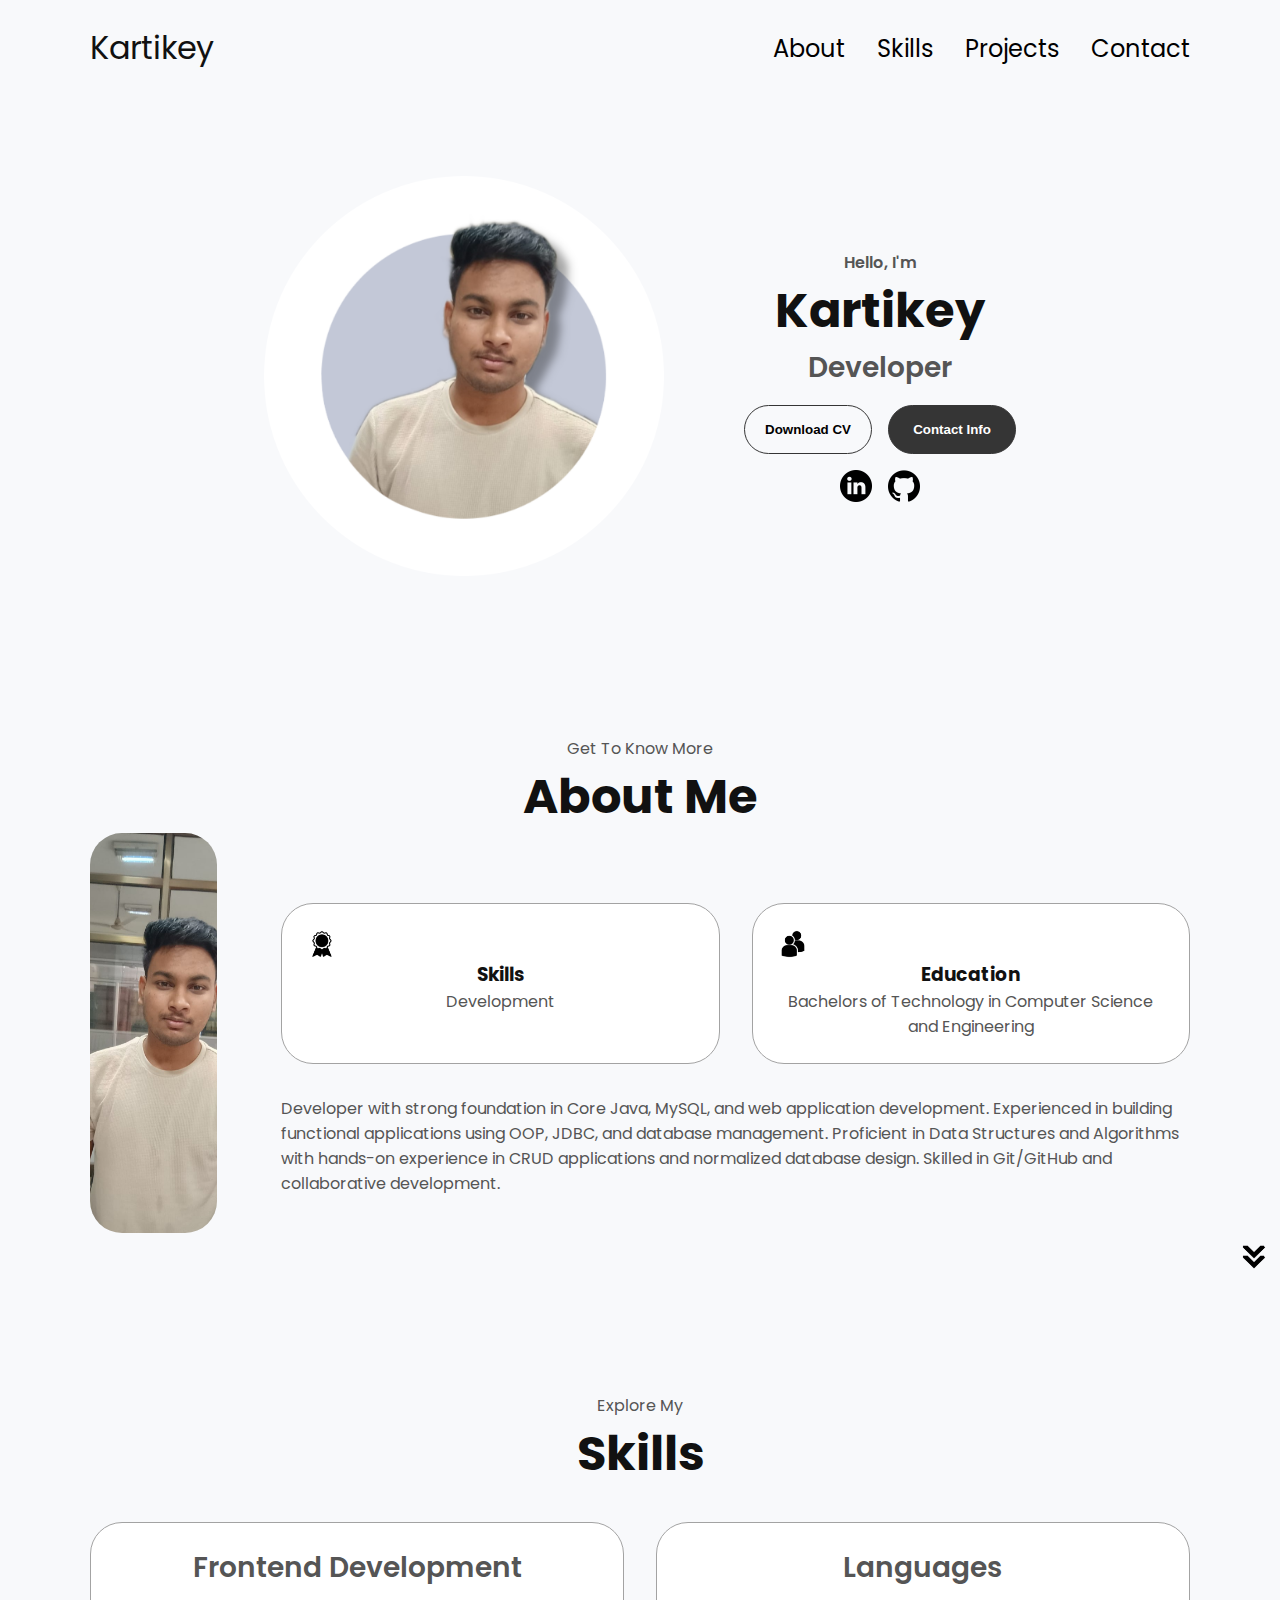
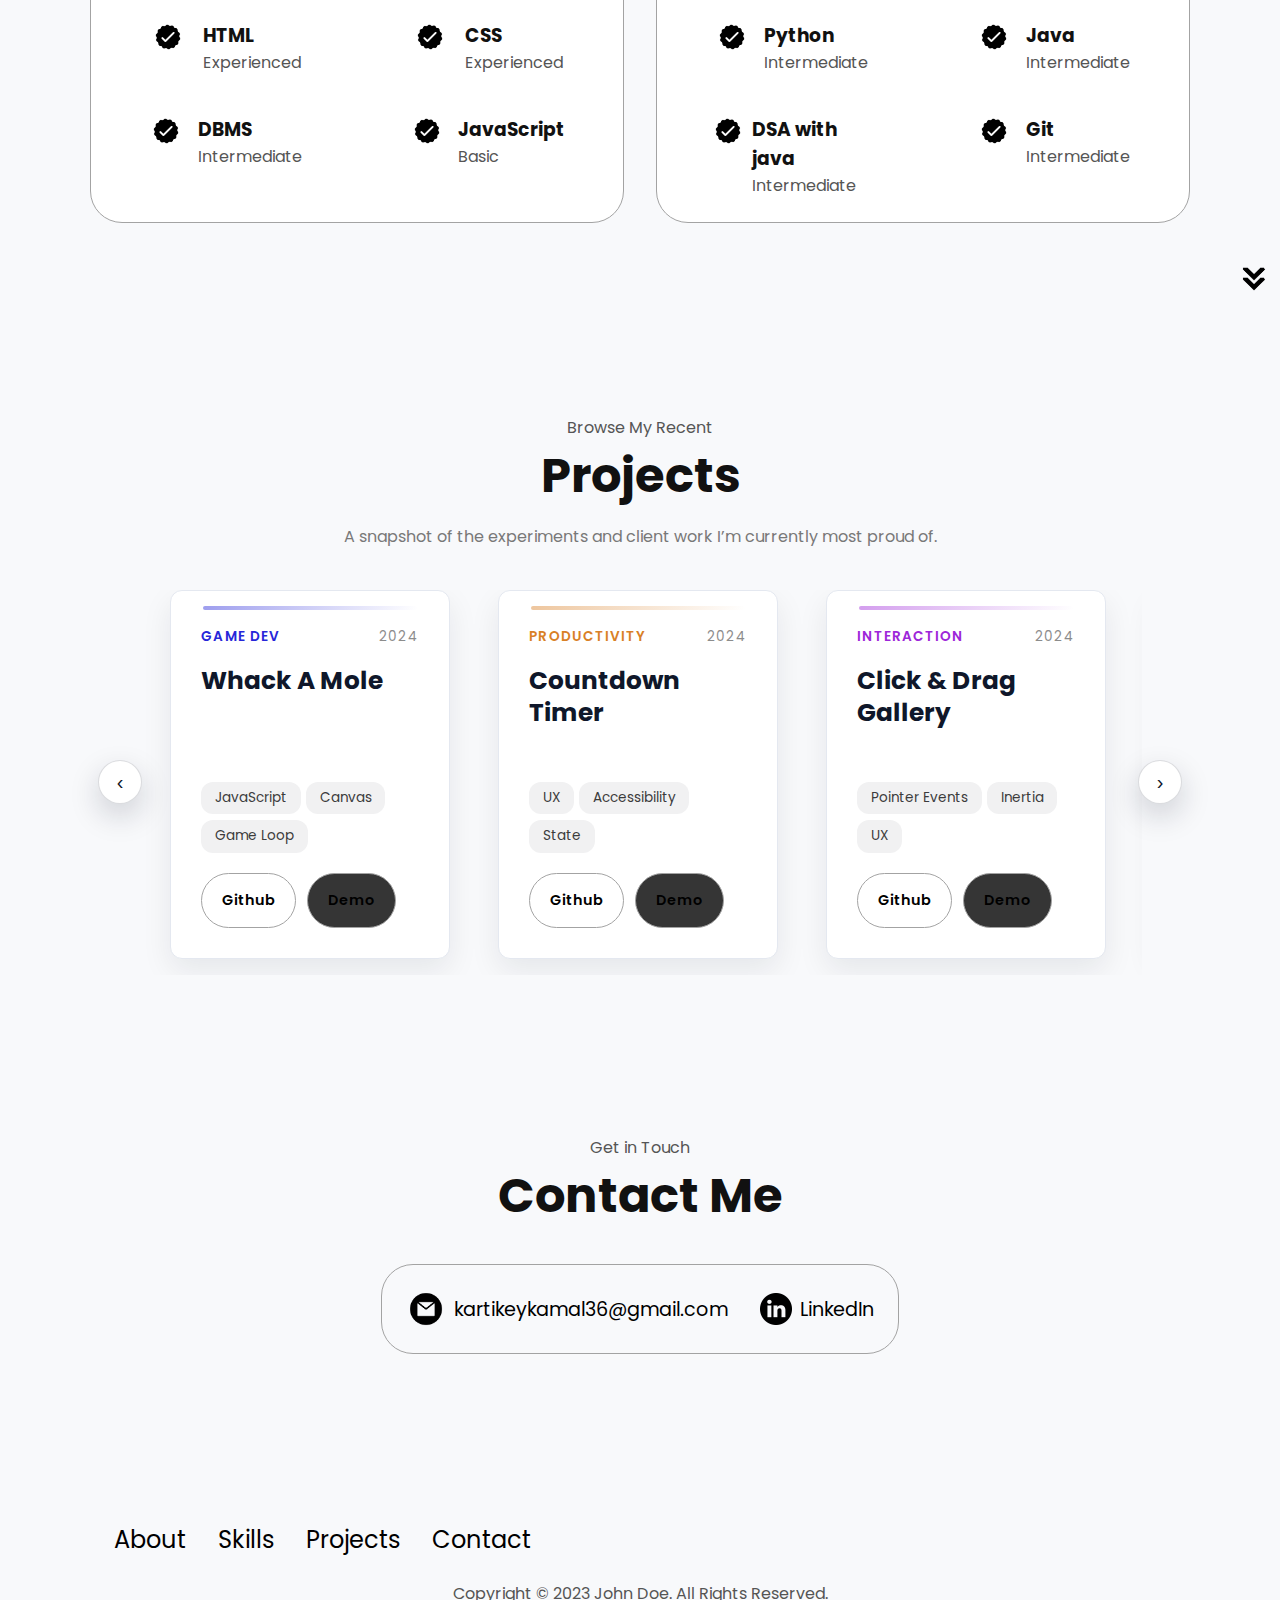
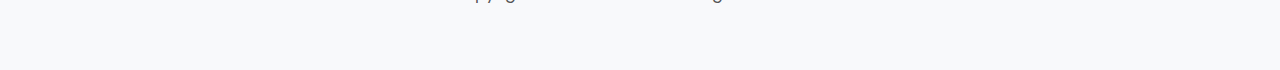
<file: index.html>
<!DOCTYPE html>
<html lang="en">
  <head>
    <meta charset="UTF-8" />
    <meta http-equiv="X-UA-Compatible" content="IE=edge" />
    <meta name="viewport" content="width=device-width, initial-scale=1.0" />
    <title>My Portfolio</title>
    <link rel="stylesheet" href="style.css" />
  </head>
  <body>
    <nav id="desktop-nav">
      <div class="logo">Kartikey</div>
      <div>
        <ul class="nav-links">
          <li><a href="#about">About</a></li>
          <li><a href="#skills">Skills</a></li>
          <li><a href="#projects">Projects</a></li>
          <li><a href="#contact">Contact</a></li>
        </ul>
      </div>
    </nav>
    <nav id="hamburger-nav">
      <div class="logo">Kartikey Kamal</div>
      <div class="hamburger-menu">
        <div class="hamburger-icon" onclick="toggleMenu()">
          <span></span>
          <span></span>
          <span></span>
        </div>
        <div class="menu-links">
          <li><a href="#about" onclick="toggleMenu()">About</a></li>
          <li><a href="#skills" onclick="toggleMenu()">Skills</a></li>
          <li><a href="#projects" onclick="toggleMenu()">Projects</a></li>
          <li><a href="#contact" onclick="toggleMenu()">Contact</a></li>
        </div>
      </div>
    </nav>
    <section id="profile">
      <div class="section__pic-container">
        <img src="./assets/profile-pic.png" alt="profile picture" />
      </div>
      <div class="section__text">
        <p class="section__text__p1">Hello, I'm</p>
        <h1 class="title">Kartikey</h1>
        <p class="section__text__p2">Developer</p>
        <div class="btn-container">
          <button
            class="btn btn-color-2"
            onclick="window.open('./assets/Kartikey_kamal_CV.pdf')"
          >
            Download CV
          </button>
          <button class="btn btn-color-1" onclick="location.href='./#contact'">
            Contact Info
          </button>
        </div>
        <div id="socials-container">
          <img
            src="./assets/linkedin.png"
            alt="My LinkedIn profile"
            class="icon"
            onclick="location.href='https://www.linkedin.com/in/kartikey-kamal-760147264/'"
          />
          <img
            src="./assets/github.png"
            alt="My Github profile"
            class="icon"
            onclick="location.href='https://github.com/kartikeykamal'"
          />
        </div>
      </div>
    </section>
    <section id="about">
      <p class="section__text__p1">Get To Know More</p>
      <h1 class="title">About Me</h1>
      <div class="section-container">
        <div class="section__pic-container">
          <img
            src="./assets/profile-pic.jpg"
            alt="Profile picture"
            class="about-pic"
          />
        </div>
        <div class="about-details-container">
          <div class="about-containers">
            <div class="details-container">
              <img
                src="./assets/experience.png"
                alt="Experience icon"
                class="icon"
              />
              <h3>Skills</h3>
              <p>Development</p>
            </div>
            <div class="details-container">
              <img
                src="./assets/education.png"
                alt="Education icon"
                class="icon"
              />
              <h3>Education</h3>
              <p>Bachelors of Technology in Computer Science and Engineering</p>
            </div>
          </div>
          <div class="text-container">
            <p>
              Developer with strong foundation in Core Java, MySQL, and web application development. Experienced in
              building functional applications using OOP, JDBC, and database management. Proficient in Data Structures
              and Algorithms with hands-on experience in CRUD applications and normalized database design. Skilled in
              Git/GitHub and collaborative development.
            </p>
          </div>
        </div>
      </div>
      <img
        src="./assets/arrow.png"
        alt="Arrow icon"
        class="icon arrow"
        onclick="location.href='./#skills'"
      />
    </section>
    <section id="skills">
      <p class="section__text__p1">Explore My</p>
      <h1 class="title">Skills</h1>
      <div class="skills-details-container">
        <div class="about-containers">
          <div class="details-container">
            <h2 class="skills-sub-title">Frontend Development</h2>
            <div class="article-container">
              <article>
                <img
                  src="./assets/checkmark.png"
                  alt="Experience icon"
                  class="icon"
                />
                <div>
                  <h3>HTML</h3>
                  <p>Experienced</p>
                </div>
              </article>
              <article>
                <img
                  src="./assets/checkmark.png"
                  alt="Experience icon"
                  class="icon"
                />
                <div>
                  <h3>CSS</h3>
                  <p>Experienced</p>
                </div>
              </article>
              <article>
                <img
                  src="./assets/checkmark.png"
                  alt="Experience icon"
                  class="icon"
                />
                <div>
                  <h3>DBMS</h3>
                  <p>Intermediate</p>
                </div>
              </article>
              <article>
                <img
                  src="./assets/checkmark.png"
                  alt="Experience icon"
                  class="icon"
                />
                <div>
                  <h3>JavaScript</h3>
                  <p>Basic</p>
                </div>
              </article>
            </div>
          </div>
          <div class="details-container">
            <h2 class="skills-sub-title">Languages</h2>
            <div class="article-container">
              <article>
                <img
                  src="./assets/checkmark.png"
                  alt="Experience icon"
                  class="icon"
                />
                <div>
                  <h3>Python</h3>
                  <p>Intermediate</p>
                </div>
              </article>
              <article>
                <img
                  src="./assets/checkmark.png"
                  alt="Experience icon"
                  class="icon"
                />
                <div>
                  <h3>Java</h3>
                  <p>Intermediate</p>
                </div>
              </article>
              <article>
                <img
                  src="./assets/checkmark.png"
                  alt="Experience icon"
                  class="icon"
                />
                <div>
                  <h3>DSA with java</h3>
                  <p>Intermediate</p>
                </div>
              </article>
              <article>
                <img
                  src="./assets/checkmark.png"
                  alt="Experience icon"
                  class="icon"
                />
                <div>
                  <h3>Git</h3>
                  <p>Intermediate</p>
                </div>
              </article>
            </div>
          </div>
        </div>
      </div>
      <img
        src="./assets/arrow.png"
        alt="Arrow icon"
        class="icon arrow"
        onclick="location.href='./#projects'"
      />
    </section>
    <section id="projects">
      <p class="section__text__p1">Browse My Recent</p>
      <h1 class="title">Projects</h1>
      <p class="projects-subtitle">
        A snapshot of the experiments and client work I’m currently most proud of.
      </p>
      <div class="projects-gallery">
        <button
          class="projects-scroll-btn projects-scroll-btn--prev"
          type="button"
          aria-label="Scroll projects left"
          data-scroll="-1"
        >
          ‹
        </button>
        <div class="projects-grid" id="projectsGrid"></div>
        <button
          class="projects-scroll-btn projects-scroll-btn--next"
          type="button"
          aria-label="Scroll projects right"
          data-scroll="1"
        >
          ›
        </button>
      </div>
      <template id="projectCardTemplate">
        <article class="project-card">
          <div class="project-card__status">
            <span class="project-card__badge">Case Study</span>
            <span class="project-card__year"></span>
          </div>
          <h2 class="project-card__title"></h2>
          <p class="project-card__description"></p>
          <ul class="project-card__tags"></ul>
          <div class="project-card__actions">
            <a class="btn btn-color-2 project-btn" data-type="github" target="_blank" rel="noreferrer">
              Github
            </a>
            <a class="btn btn-color-1 project-btn" data-type="demo" target="_blank" rel="noreferrer">
              Demo
            </a>
          </div>
        </article>
      </template>
      <noscript>
        <p class="projects-noscript">
          Enable JavaScript to view the interactive showcase. In the meantime, visit my GitHub profile for the latest work.
        </p>
      </noscript>
      <img
        src="./assets/arrow.png"
        alt="Arrow icon"
        class="icon arrow"
        onclick="location.href='./#contact'"
      />
    </section>
    <section id="contact">
      <p class="section__text__p1">Get in Touch</p>
      <h1 class="title">Contact Me</h1>
      <div class="contact-info-upper-container">
        <div class="contact-info-container">
          <img
            src="./assets/email.png"
            alt="Email icon"
            class="icon contact-icon email-icon"
          />
          <p><a href="mailto:examplemail@gmail.com">kartikeykamal36@gmail.com</a></p>
        </div>
        <div class="contact-info-container">
          <img
            src="./assets/linkedin.png"
            alt="LinkedIn icon"
            class="icon contact-icon"
          />
          <p><a href="https://www.linkedin.com/in/kartikey-kamal-760147264/">LinkedIn</a></p>
        </div>
      </div>
    </section>
    <footer>
      <nav>
        <div class="nav-links-container">
          <ul class="nav-links">
            <li><a href="#about">About</a></li>
            <li><a href="#skills">Skills</a></li>
            <li><a href="#projects">Projects</a></li>
            <li><a href="#contact">Contact</a></li>
          </ul>
        </div>
      </nav>
      <p>Copyright &#169; 2023 John Doe. All Rights Reserved.</p>
    </footer>
    <script src="script.js"></script>
  </body>
</html>
</file>
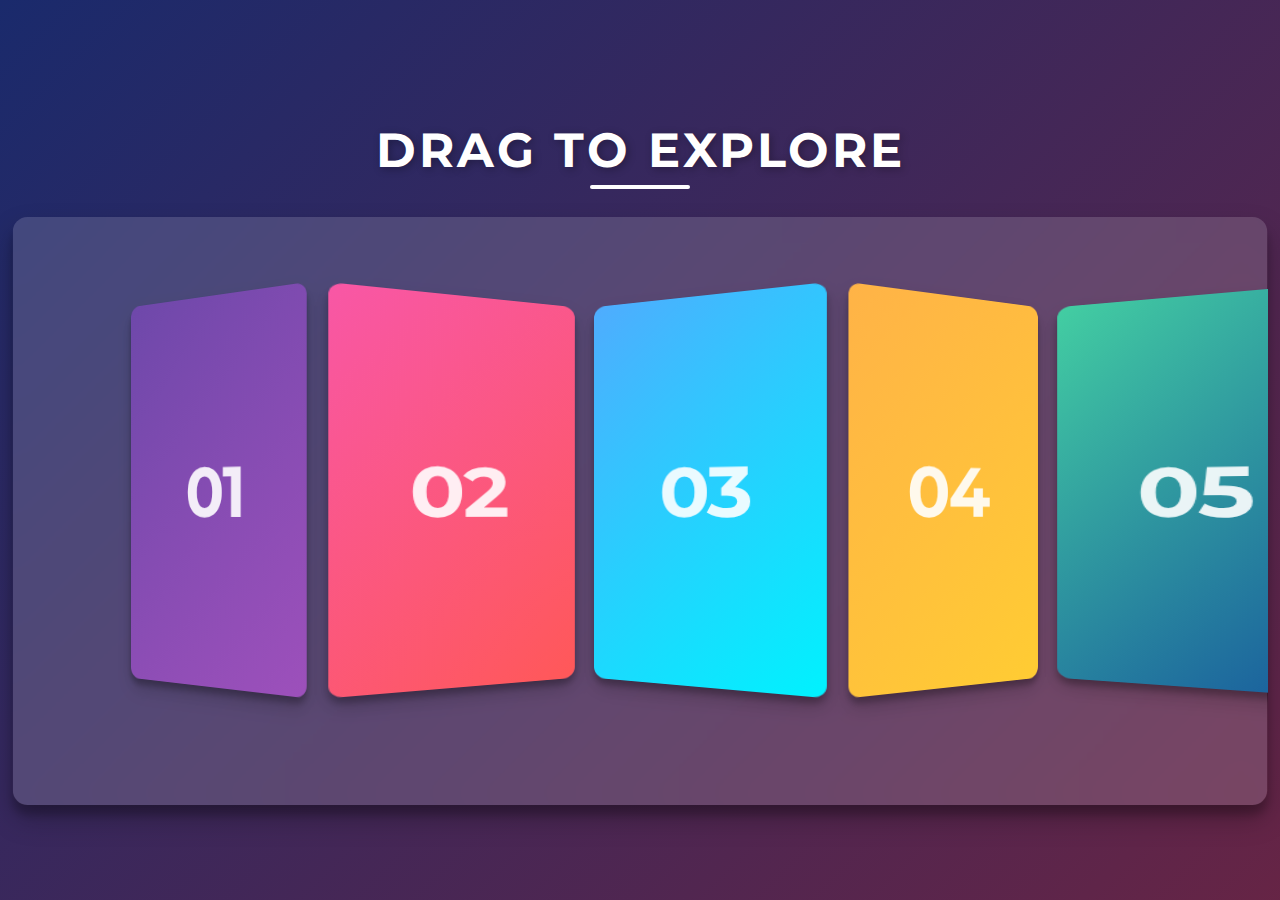
<file: projects/Click and drag/index.html>
<!DOCTYPE html>
<html lang="en">
<head>
  <meta charset="UTF-8">
  <title>Modern Click and Drag Gallery</title>
  <link rel="stylesheet" href="style.css">
  <link rel="preconnect" href="https://fonts.googleapis.com">
  <link rel="preconnect" href="https://fonts.gstatic.com" crossorigin>
  <link href="https://fonts.googleapis.com/css2?family=Montserrat:wght@400;700&display=swap" rel="stylesheet">
  <link rel="icon" href="https://fav.farm/✅" />
</head>
<body>
  <h1 class="title">Drag to Explore</h1>
  <div class="items">
    <div class="item item1">01</div>
    <div class="item item2">02</div>
    <div class="item item3">03</div>
    <div class="item item4">04</div>
    <div class="item item5">05</div>
    <div class="item item6">06</div>
    <div class="item item7">07</div>
    <div class="item item8">08</div>
    <div class="item item9">09</div>
    <div class="item item10">10</div>
    <div class="item item11">11</div>
    <div class="item item12">12</div>
    <div class="item item13">13</div>
    <div class="item item14">14</div>
    <div class="item item15">15</div>
    <div class="item item16">16</div>
    <div class="item item17">17</div>
    <div class="item item18">18</div>
    <div class="item item19">19</div>
    <div class="item item20">20</div>
    <div class="item item21">21</div>
    <div class="item item22">22</div>
    <div class="item item23">23</div>
    <div class="item item24">24</div>
    <div class="item item25">25</div>
  </div>

<script>
  const slider = document.querySelector('.items');
  let isDown = false;
  let startX;
  let scrollLeft;

  // Mouse Events
  slider.addEventListener('mousedown', (e) => {
    isDown = true;
    slider.classList.add('active');
    startX = e.pageX - slider.offsetLeft;
    scrollLeft = slider.scrollLeft;
  });

  slider.addEventListener('mouseleave', () => {
    isDown = false;
    slider.classList.remove('active');
  });

  slider.addEventListener('mouseup', () => {
    isDown = false;
    slider.classList.remove('active');
  });

  slider.addEventListener('mousemove', (e) => {
    if (!isDown) return;  // stop the fn from running
    e.preventDefault();
    const x = e.pageX - slider.offsetLeft;
    const walk = (x - startX) * 3;
    slider.scrollLeft = scrollLeft - walk;
  });

  // Touch Events for Mobile
  slider.addEventListener('touchstart', (e) => {
    isDown = true;
    slider.classList.add('active');
    startX = e.touches[0].pageX - slider.offsetLeft;
    scrollLeft = slider.scrollLeft;
  });

  slider.addEventListener('touchend', () => {
    isDown = false;
    slider.classList.remove('active');
  });

  slider.addEventListener('touchcancel', () => {
    isDown = false;
    slider.classList.remove('active');
  });

  slider.addEventListener('touchmove', (e) => {
    if (!isDown) return;
    e.preventDefault();
    const x = e.touches[0].pageX - slider.offsetLeft;
    const walk = (x - startX) * 3;
    slider.scrollLeft = scrollLeft - walk;
  });
</script>

  </body>
</html>
</file>
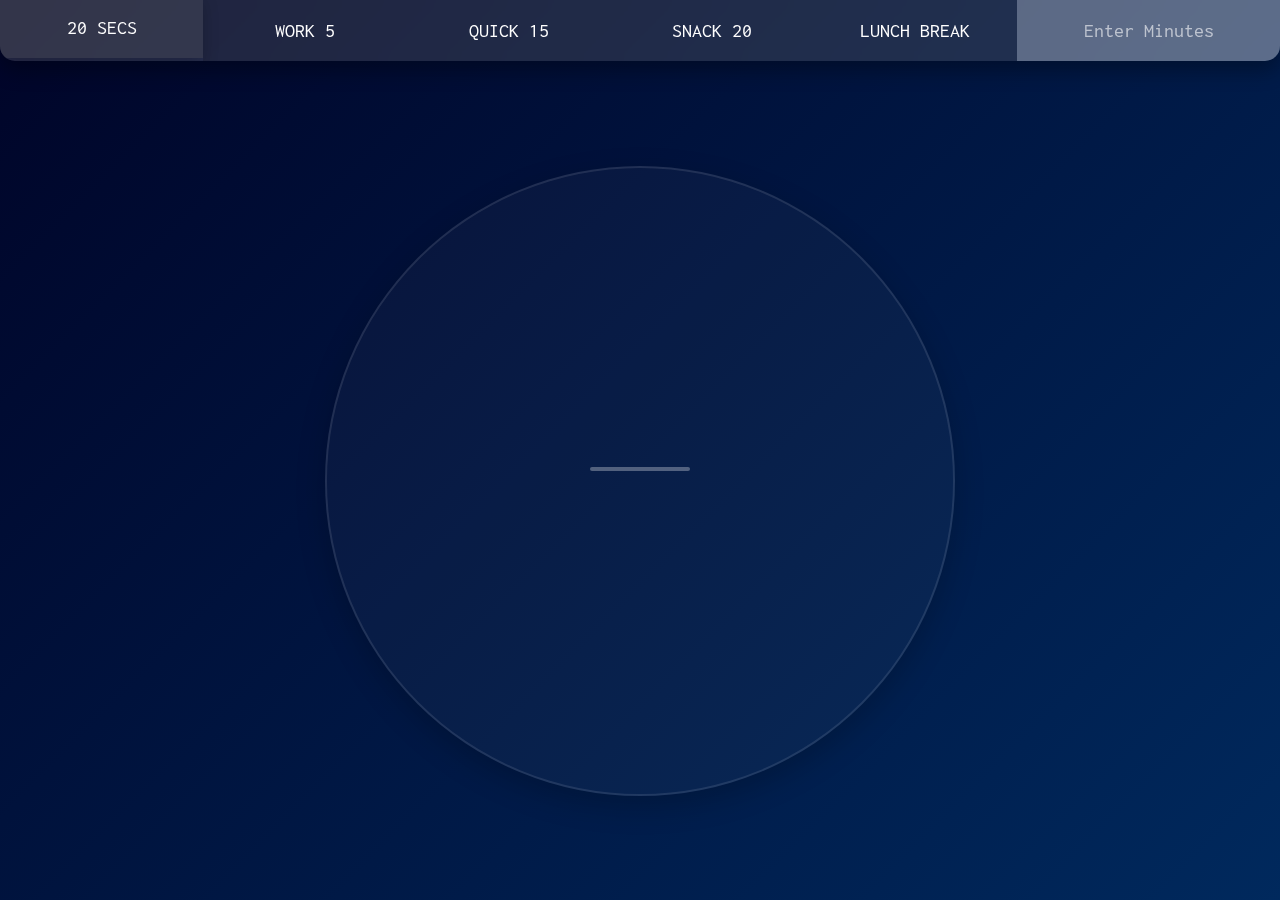
<file: projects/Countdown Timer/index.html>
<!DOCTYPE html>
<html lang="en">
<head>
  <meta charset="UTF-8">
  <title>Modern Countdown Timer</title>
  <link href='https://fonts.googleapis.com/css?family=Inconsolata:400,700' rel='stylesheet' type='text/css'>
  <link rel="stylesheet" href="style.css">
  <link rel="icon" href="https://fav.farm/🔥" />
  <meta name="viewport" content="width=device-width, initial-scale=1.0">
</head>
<body>
  <div class="timer">
    <div class="timer__controls">
      <button data-time="20" class="timer__button">20 Secs</button>
      <button data-time="300" class="timer__button">Work 5</button>
      <button data-time="900" class="timer__button">Quick 15</button>
      <button data-time="1200" class="timer__button">Snack 20</button>
      <button data-time="3600" class="timer__button">Lunch Break</button>
      <form name="customForm" id="custom">
        <input type="text" name="minutes" placeholder="Enter Minutes">
      </form>
    </div>
    <div class="display">
      <div class="display__circle"></div>
      <h1 class="display__time-left"></h1>
      <p class="display__end-time"></p>
    </div>
  </div>

  <script src="scripts.js"></script>
</body>
</html>
</file>
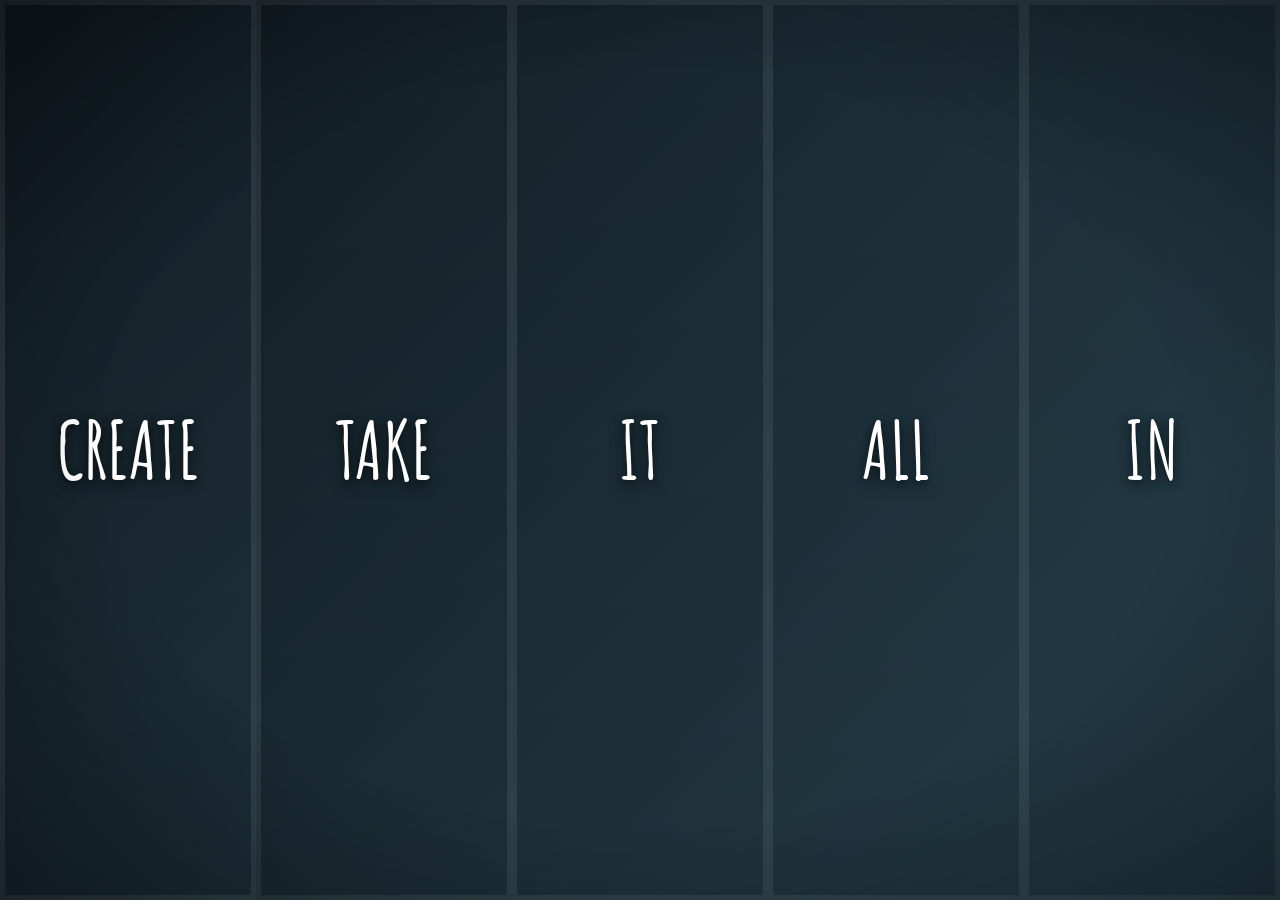
<file: projects/Flex panel/index.html>
<!DOCTYPE html>
<html lang="en">
<head>
  <meta charset="UTF-8">
  <title>Immersive Flex Panels</title>
  <link rel="preconnect" href="https://fonts.googleapis.com">
  <link rel="preconnect" href="https://fonts.gstatic.com" crossorigin>
  <link href="https://fonts.googleapis.com/css2?family=Raleway:wght@300;500;800&family=Amatic+SC:wght@700&display=swap" rel="stylesheet">
  <link rel="icon" href="https://fav.farm/✅" />
  <meta name="viewport" content="width=device-width, initial-scale=1.0">
</head>
<body>
  <style>
    :root {
      --text-shadow: 0 2px 8px rgba(0, 0, 0, 0.5), 0 5px 15px rgba(0, 0, 0, 0.4);
      --panel-overlay: rgba(0, 0, 0, 0.2);
      --transition-timing: cubic-bezier(0.61, -0.19, 0.7, -0.11);
      --default-radius: 0px;
    }

    html {
      box-sizing: border-box;
      background: linear-gradient(135deg, #16222A, #3A6073);
      font-family: 'Raleway', sans-serif;
      font-size: 20px;
      font-weight: 300;
      line-height: 1.4;
      color: white;
      overflow-x: hidden;
    }

    body {
      margin: 0;
      min-height: 100vh;
    }

    *, *:before, *:after {
      box-sizing: inherit;
    }

    .panels {
      min-height: 100vh;
      overflow: hidden;
      display: flex;
      perspective: 1000px;
    }

    .panel {
      position: relative;
      box-shadow: inset 0 0 0 5px rgba(255, 255, 255, 0.1);
      color: white;
      text-align: center;
      align-items: center;
      transition:
        font-size 0.7s var(--transition-timing),
        flex 0.7s var(--transition-timing),
        border-radius 0.7s var(--transition-timing),
        transform 0.7s var(--transition-timing);
      font-size: 20px;
      background-size: cover;
      background-position: center;
      flex: 1;
      justify-content: center;
      display: flex;
      flex-direction: column;
      border-radius: var(--default-radius);
      overflow: hidden;
      cursor: pointer;
      position: relative;
    }

    .panel::before {
      content: '';
      position: absolute;
      top: 0;
      left: 0;
      width: 100%;
      height: 100%;
      background-color: var(--panel-overlay);
      transition: background-color 0.5s ease;
      z-index: 1;
    }

    .panel:hover::before {
      background-color: rgba(0, 0, 0, 0.1);
    }

    .panel.open::before {
      background-color: rgba(0, 0, 0, 0.3);
    }

    .panel1 { 
      background-image: linear-gradient(rgba(0,0,0,0.1), rgba(0,0,0,0.2)), url(https://images.unsplash.com/photo-1743538441678-e06e4de4ad71?q=80&w=1974&auto=format&fit=crop&ixlib=rb-4.0.3&ixid=M3wxMjA3fDB8MHxwaG90by1wYWdlfHx8fGVufDB8fHx8fA%3D%3Dps://source.unsplash.com/gYl-UtwNg_I/1500x1500);
    }
    .panel2 { 
      background-image: linear-gradient(rgba(0,0,0,0.1), rgba(0,0,0,0.2)), url(https://images.unsplash.com/photo-1744024946414-6163abf2df2e?q=80&w=1974&auto=format&fit=crop&ixlib=rb-4.0.3&ixid=M3wxMjA3fDB8MHxwaG90by1wYWdlfHx8fGVufDB8fHx8fA%3D%3D);
    }
    .panel3 { 
      background-image: linear-gradient(rgba(0,0,0,0.1), rgba(0,0,0,0.2)), url(https://images.unsplash.com/photo-1465188162913-8fb5709d6d57?ixlib=rb-0.3.5&q=80&fm=jpg&crop=faces&cs=tinysrgb&w=1500&h=1500&fit=crop&s=967e8a713a4e395260793fc8c802901d);
    }
    .panel4 { 
      background-image: linear-gradient(rgba(0,0,0,0.1), rgba(0,0,0,0.2)), url(https://images.unsplash.com/photo-1744887078747-31d9a636e8f4?q=80&w=1974&auto=format&fit=crop&ixlib=rb-4.0.3&ixid=M3wxMjA3fDB8MHxwaG90by1wYWdlfHx8fGVufDB8fHx8fA%3D%3D);
    }
    .panel5 { 
      background-image: linear-gradient(rgba(0,0,0,0.1), rgba(0,0,0,0.2)), url(https://images.unsplash.com/photo-1742201876722-85a042294575?q=80&w=1965&auto=format&fit=crop&ixlib=rb-4.0.3&ixid=M3wxMjA3fDB8MHxwaG90by1wYWdlfHx8fGVufDB8fHx8fA%3D%3D);
    }

    /* Flex Items */
    .panel > * {
      margin: 0;
      width: 100%;
      transition: transform 0.5s cubic-bezier(0.175, 0.885, 0.32, 1.275);
      flex: 1 0 auto;
      display: flex;
      justify-content: center;
      align-items: center;
      position: relative;
      z-index: 2;
    }

    .panel > *:first-child { transform: translateY(-100%); }
    .panel.open-active > *:first-child { transform: translateY(0); }
    .panel > *:last-child { transform: translateY(100%); }
    .panel.open-active > *:last-child { transform: translateY(0); }

    .panel p {
      text-transform: uppercase;
      font-family: 'Amatic SC', cursive;
      text-shadow: var(--text-shadow);
      font-size: 2em;
      position: relative;
    }

    .panel p::after {
      content: '';
      position: absolute;
      bottom: -5px;
      left: 50%;
      transform: translateX(-50%) scaleX(0);
      width: 0%;
      height: 2px;
      background-color: rgba(255, 255, 255, 0.7);
      transition: all 0.5s ease 0.2s;
    }

    .panel.open p::after {
      transform: translateX(-50%) scaleX(1);
      width: 30%;
    }

    .panel p:nth-child(2) {
      font-size: 4em;
      font-weight: 700;
    }

    .panel.open {
      flex: 5;
      font-size: 40px;
      border-radius: 10px;
      z-index: 10;
      box-shadow: 0 10px 30px rgba(0, 0, 0, 0.4);
      transform: scale(1.02);
    }

    .panels-overlay {
      position: fixed;
      top: 0;
      left: 0;
      width: 100%;
      height: 100%;
      background: radial-gradient(ellipse at center, transparent 60%, rgba(0, 0, 0, 0.4) 100%);
      pointer-events: none;
      z-index: 5;
    }

    @media only screen and (max-width: 768px) {
      .panel p {
        font-size: 1.5em;
      }

      .panel p:nth-child(2) {
        font-size: 3em;
      }

      .panel.open {
        font-size: 30px;
      }
    }

    @media only screen and (max-width: 500px) {
      .panels {
        flex-direction: column;
      }

      .panel {
        min-height: 20vh;
      }

      .panel.open {
        flex: 3;
      }

      .panel p {
        font-size: 1.2em;
      }

      .panel p:nth-child(2) {
        font-size: 2.5em;
      }
    }

    /* Animation effects */
    @keyframes pulse {
      0% { transform: scale(1); }
      50% { transform: scale(1.05); }
      100% { transform: scale(1); }
    }

    .panel:not(.open):hover {
      animation: pulse 2s infinite;
    }
  </style>

  <div class="panels">
    <div class="panel panel1">
      <p>Dream</p>
      <p>Create</p>
      <p>Inspire</p>
    </div>
    <div class="panel panel2">
      <p>Give</p>
      <p>Take</p>
      <p>Receive</p>
    </div>
    <div class="panel panel3">
      <p>Experience</p>
      <p>It</p>
      <p>Today</p>
    </div>
    <div class="panel panel4">
      <p>Give</p>
      <p>All</p>
      <p>You can</p>
    </div>
    <div class="panel panel5">
      <p>Life</p>
      <p>In</p>
      <p>Motion</p>
    </div>
  </div>
  <div class="panels-overlay"></div>

  <script>
    const panels = document.querySelectorAll('.panel');

    function toggleOpen() {
      // Close any other open panels first
      panels.forEach(panel => {
        if (panel !== this && panel.classList.contains('open')) {
          panel.classList.remove('open');
          panel.classList.remove('open-active');
        }
      });
      
      // Toggle this panel
      this.classList.toggle('open');
    }

    function toggleActive(e) {
      if (e.propertyName.includes('flex')) {
        this.classList.toggle('open-active');
      }
    }

    panels.forEach(panel => panel.addEventListener('click', toggleOpen));
    panels.forEach(panel => panel.addEventListener('transitionend', toggleActive));
  </script>
</body>
</html>
</file>
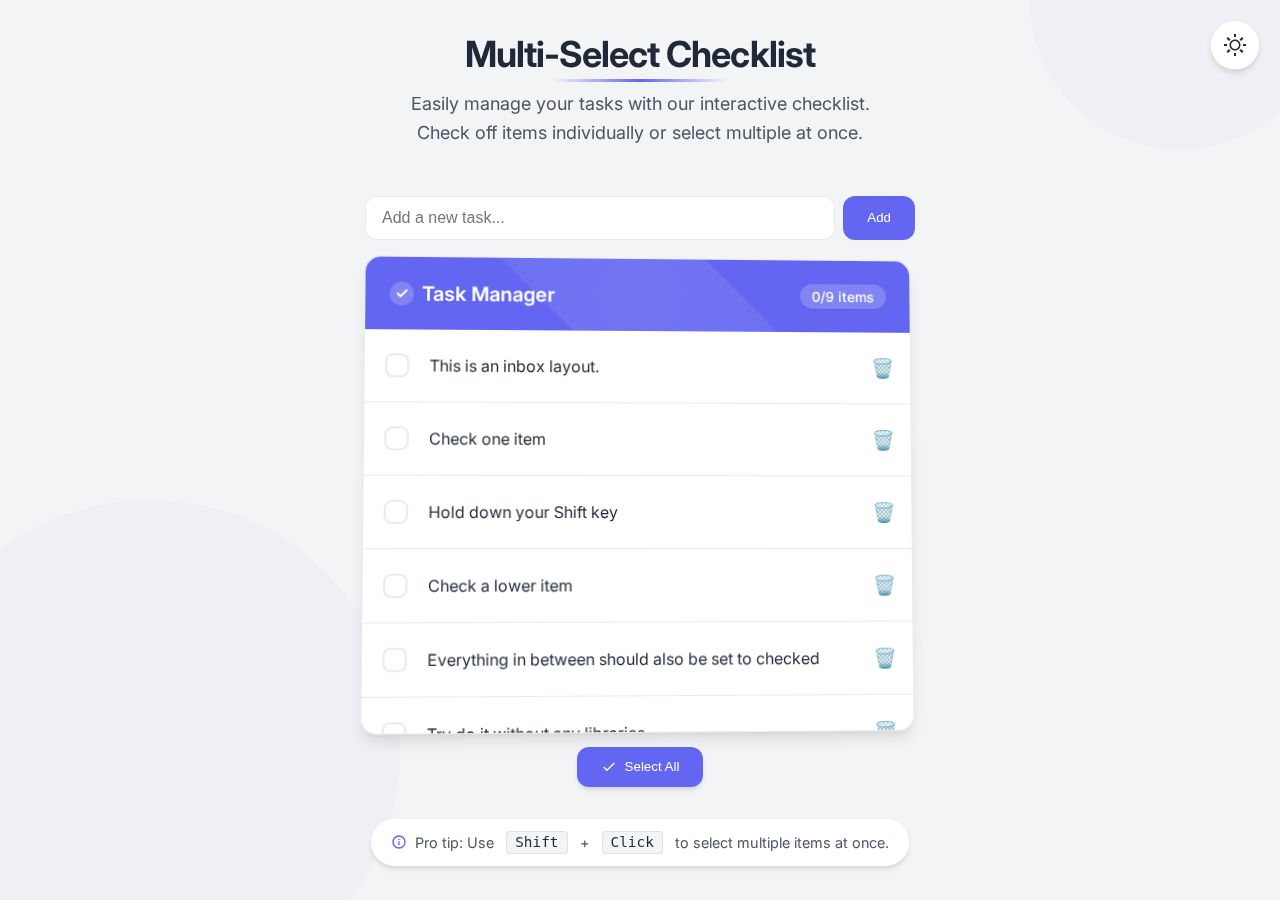
<file: projects/HFCMC/index.html>
<!DOCTYPE html>
<html lang="en" class="light-mode">
<head>
  <meta charset="UTF-8">
  <title>Multi-Select Checkbox Interface</title>
  <link rel="preconnect" href="https://fonts.googleapis.com">
  <link rel="preconnect" href="https://fonts.gstatic.com" crossorigin>
  <link href="https://fonts.googleapis.com/css2?family=Inter:wght@300;400;500;600;700&display=swap" rel="stylesheet">
  <link rel="icon" href="https://fav.farm/✅" />
  <meta name="viewport" content="width=device-width, initial-scale=1.0">
  <link rel="stylesheet" href="style.css">
</head>
<body>

  <button class="theme-toggle" aria-label="Toggle dark mode">
    <svg class="sun" viewBox="0 0 24 24">
      <path d="M12 17.5C8.96243 17.5 6.5 15.0376 6.5 12C6.5 8.96243 8.96243 6.5 12 6.5C15.0376 6.5 17.5 8.96243 17.5 12C17.5 15.0376 15.0376 17.5 12 17.5ZM12 16C14.2091 16 16 14.2091 16 12C16 9.79086 14.2091 8 12 8C9.79086 8 8 9.79086 8 12C8 14.2091 9.79086 16 12 16ZM11 1H13V4H11V1ZM11 20H13V23H11V20ZM3.5 5.5L5 4L7.5 6.5L6 8L3.5 5.5ZM16.5 17.5L18 16L20.5 18.5L19 20L16.5 17.5ZM3.5 18.5L6 16L7.5 17.5L5 20L3.5 18.5ZM16.5 6.5L19 4L20.5 5.5L18 8L16.5 6.5ZM1 11H4V13H1V11ZM20 11H23V13H20V11Z"/>
    </svg>
    <svg class="moon" viewBox="0 0 24 24">
      <path d="M10 7C10 10.866 13.134 14 17 14C18.9584 14 20.729 13.1957 22 11.8995C21.4025 16.1456 17.7288 19.4253 13.3219 19.9421C8.09165 20.5497 3.46875 16.7499 3.46875 11.5C3.46875 7.80879 5.96879 4.69233 9.3909 3.68597C9.52555 3.64832 9.62401 3.55029 9.65258 3.41507C9.68292 3.27163 9.6309 3.12191 9.51328 3.03763C8.56655 2.38039 8 1.28804 8 0.5C8 0.289917 8.03173 0.289917 8.05872 0.289917C8.10168 0.289917 8.07701 0.332252 8.23403 0.371405C13.1371 1.73671 17 6.2497 17 11.5C17 12.5356 16.8873 13.547 16.6729 14.5186C16.6707 14.5278 16.6673 14.536 16.663 14.5432C16.6584 14.5515 16.6524 14.5591 16.6459 14.5658C16.6317 14.5801 16.614 14.5894 16.5953 14.5921C16.5796 14.5944 16.5635 14.5913 16.5495 14.5833C15.1692 13.797 13.4872 13.5 12 13.5C11.0805 13.5 10 13.5 10 13C10 9.96231 12.4624 7.5 15.5 7.5C16.2508 7.5 16.9099 7.73372 17.4629 8.09761C17.4948 8.11791 17.5315 8.12571 17.5679 8.1193C17.6044 8.11289 17.6375 8.09262 17.6608 8.06251C17.7055 8.00759 17.7109 7.93327 17.6743 7.87278C16.5012 5.94469 14.3988 4.65319 12 4.5C10.9265 4.44441 9.27295 4.5 9.5 6C9.5 6.5 9.5 7 10 7Z"/>
    </svg>
  </button>

  <div class="bg-pattern"></div>

  <div class="app-header">
    <h1 class="app-title">Multi-Select Checklist</h1>
    <p class="app-subtitle">Easily manage your tasks with our interactive checklist. Check off items individually or select multiple at once.</p>
  </div>
  
  <div class="container">
    <form id="add-item-form" style="display: flex; gap: 0.5rem; margin-bottom: 1rem; width: 100%; max-width: 550px;">
      <input id="new-item-input" type="text" placeholder="Add a new task..." style="flex: 1; padding: 0.75rem 1rem; border-radius: var(--border-radius); border: 1px solid var(--border-color); font-size: 1rem;" required />
      <button type="submit" style="padding: 0.75rem 1.5rem; border-radius: var(--border-radius); border: none; background: var(--primary-color); color: white; font-weight: 500; cursor: pointer;">Add</button>
    </form>
    <div class="inbox">
      <div class="inbox-header">
        <h2>Task Manager</h2>
        <span class="inbox-count">9 items</span>
      </div>
      <div class="items-container">
        <div class="item">
          <label class="checkbox-container">
            <input type="checkbox">
            <span class="checkmark"></span>
          </label>
          <p class="item-text">This is an inbox layout.</p>
          <button class="delete-item" title="Delete" style="background: none; border: none; color: var(--text-secondary); font-size: 1.2rem; cursor: pointer; margin-right: 1rem;">🗑️</button>
        </div>
        <div class="item">
          <label class="checkbox-container">
            <input type="checkbox">
            <span class="checkmark"></span>
          </label>
          <p class="item-text">Check one item</p>
          <button class="delete-item" title="Delete" style="background: none; border: none; color: var(--text-secondary); font-size: 1.2rem; cursor: pointer; margin-right: 1rem;">🗑️</button>
        </div>
        <div class="item">
          <label class="checkbox-container">
            <input type="checkbox">
            <span class="checkmark"></span>
          </label>
          <p class="item-text">Hold down your Shift key</p>
          <button class="delete-item" title="Delete" style="background: none; border: none; color: var(--text-secondary); font-size: 1.2rem; cursor: pointer; margin-right: 1rem;">🗑️</button>
        </div>
        <div class="item">
          <label class="checkbox-container">
            <input type="checkbox">
            <span class="checkmark"></span>
          </label>
          <p class="item-text">Check a lower item</p>
          <button class="delete-item" title="Delete" style="background: none; border: none; color: var(--text-secondary); font-size: 1.2rem; cursor: pointer; margin-right: 1rem;">🗑️</button>
        </div>
        <div class="item">
          <label class="checkbox-container">
            <input type="checkbox">
            <span class="checkmark"></span>
          </label>
          <p class="item-text">Everything in between should also be set to checked</p>
          <button class="delete-item" title="Delete" style="background: none; border: none; color: var(--text-secondary); font-size: 1.2rem; cursor: pointer; margin-right: 1rem;">🗑️</button>
        </div>
        <div class="item">
          <label class="checkbox-container">
            <input type="checkbox">
            <span class="checkmark"></span>
          </label>
          <p class="item-text">Try do it without any libraries</p>
          <button class="delete-item" title="Delete" style="background: none; border: none; color: var(--text-secondary); font-size: 1.2rem; cursor: pointer; margin-right: 1rem;">🗑️</button>
        </div>
        <div class="item">
          <label class="checkbox-container">
            <input type="checkbox">
            <span class="checkmark"></span>
          </label>
          <p class="item-text">Just regular JavaScript</p>
          <button class="delete-item" title="Delete" style="background: none; border: none; color: var(--text-secondary); font-size: 1.2rem; cursor: pointer; margin-right: 1rem;">🗑️</button>
        </div>
        <div class="item">
          <label class="checkbox-container">
            <input type="checkbox">
            <span class="checkmark"></span>
          </label>
          <p class="item-text">Good Luck!</p>
          <button class="delete-item" title="Delete" style="background: none; border: none; color: var(--text-secondary); font-size: 1.2rem; cursor: pointer; margin-right: 1rem;">🗑️</button>
        </div>
        <div class="item">
          <label class="checkbox-container">
            <input type="checkbox">
            <span class="checkmark"></span>
          </label>
          <p class="item-text">Don't forget to tweet your result!</p>
          <button class="delete-item" title="Delete" style="background: none; border: none; color: var(--text-secondary); font-size: 1.2rem; cursor: pointer; margin-right: 1rem;">🗑️</button>
        </div>
      </div>
    </div>

    <button class="select-all">
      <svg width="16" height="16" viewBox="0 0 24 24" fill="none" stroke="currentColor" stroke-width="2">
        <path d="M20 6L9 17L4 12"></path>
      </svg>
      Select All
    </button>
  </div>

  <div class="helper-text">
    <svg viewBox="0 0 24 24">
      <path d="M12 22C6.477 22 2 17.523 2 12S6.477 2 12 2s10 4.477 10 10-4.477 10-10 10zm0-2a8 8 0 100-16 8 8 0 000 16zM11 7h2v2h-2V7zm0 4h2v6h-2v-6z"/>
    </svg>
    Pro tip: Use <span class="keyboard-shortcut">Shift</span> + <span class="keyboard-shortcut">Click</span> to select multiple items at once.
  </div>

  <script src="script.js"></script>
</body>
</html>
</file>
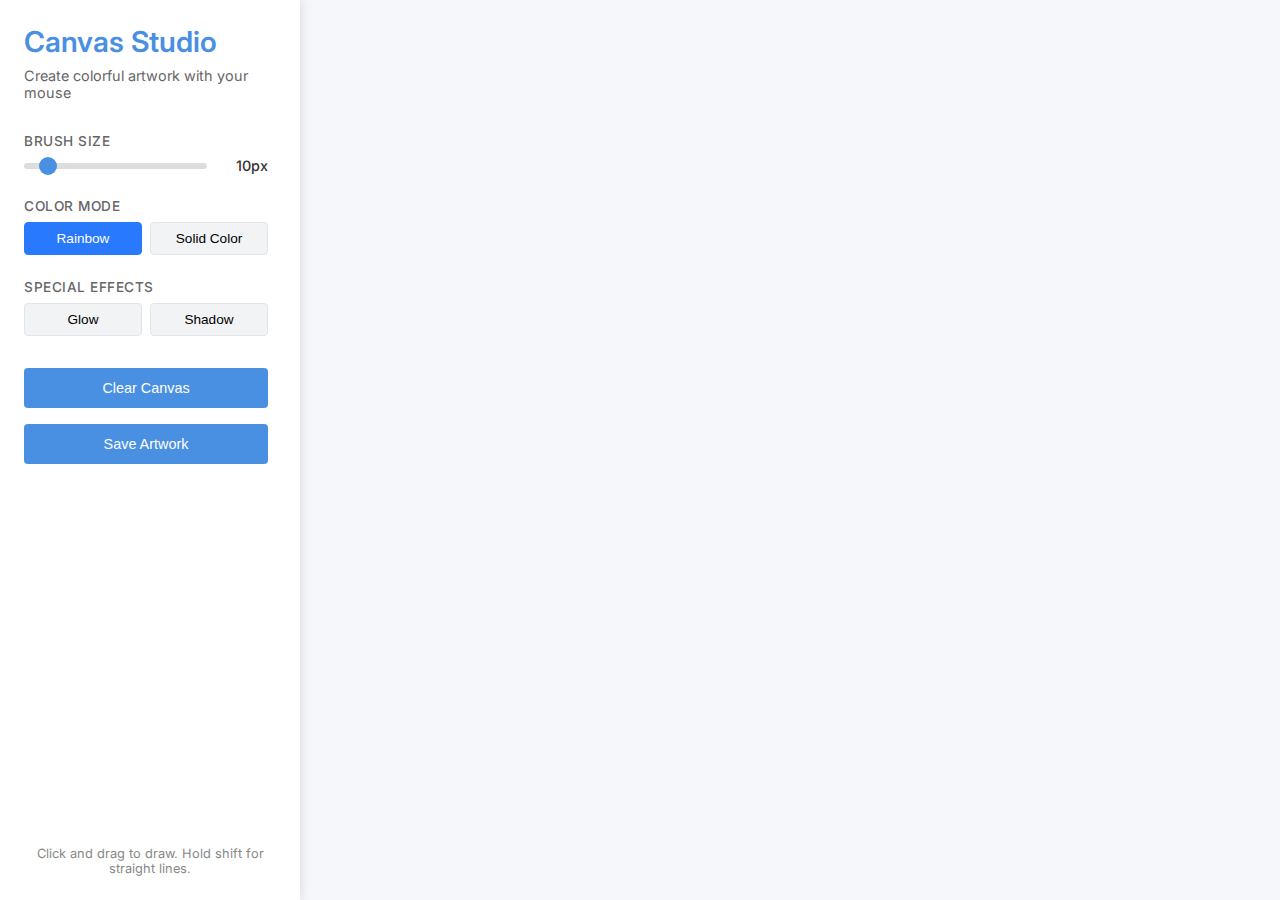
<file: projects/HTMcanvas/index.html>
<!DOCTYPE html>
<html lang="en">
<head>
  <meta charset="UTF-8">
  <title>Canvas Art Studio</title>
  <link rel="preconnect" href="https://fonts.googleapis.com">
  <link rel="preconnect" href="https://fonts.gstatic.com" crossorigin>
  <link href="https://fonts.googleapis.com/css2?family=Inter:wght@300;400;500;600&display=swap" rel="stylesheet">
  <link rel="icon" href="https://fav.farm/✅" />
  <meta name="viewport" content="width=device-width, initial-scale=1.0">
  <link rel="stylesheet" href="canvas.css">
</head>
<body>
  <div class="app-container">
    <div class="controls">
      <div class="app-title">
        <h1>Canvas Studio</h1>
        <p>Create colorful artwork with your mouse</p>
      </div>
      
      <div class="control-panel">
        <div class="control-group">
          <label>Brush Size</label>
          <div class="slider-container">
            <input type="range" id="brush-size" min="1" max="100" value="10" class="slider">
            <div class="value-display" id="size-value">10px</div>
          </div>
        </div>
        
        <div class="control-group">
          <label>Color Mode</label>
          <div class="toggle-container">
            <button class="toggle-btn active" id="rainbow-mode">Rainbow</button>
            <button class="toggle-btn" id="solid-mode">Solid Color</button>
          </div>
        </div>
        
        <div class="control-group" id="color-picker-container">
          <label>Brush Color</label>
          <input type="color" id="color-picker" value="#4A90E2">
        </div>
        
        <div class="control-group">
          <label>Special Effects</label>
          <div class="toggle-container">
            <button class="toggle-btn" id="toggle-glow">Glow</button>
            <button class="toggle-btn" id="toggle-shadow">Shadow</button>
          </div>
        </div>
        
        <div class="control-group">
          <button id="clear-canvas" class="action-btn">Clear Canvas</button>
          <button id="save-canvas" class="action-btn">Save Artwork</button>
        </div>
      </div>
      
      <div class="footer">
        <p>Click and drag to draw. Hold shift for straight lines.</p>
      </div>
    </div>
    
    <div class="canvas-container">
      <canvas id="draw" width="800" height="800"></canvas>
      <div class="canvas-overlay">
        <div class="brush-preview" id="brush-preview"></div>
      </div>
    </div>
  </div>

  <script src="canvas.js"></script>
</body>
</html>
</file>
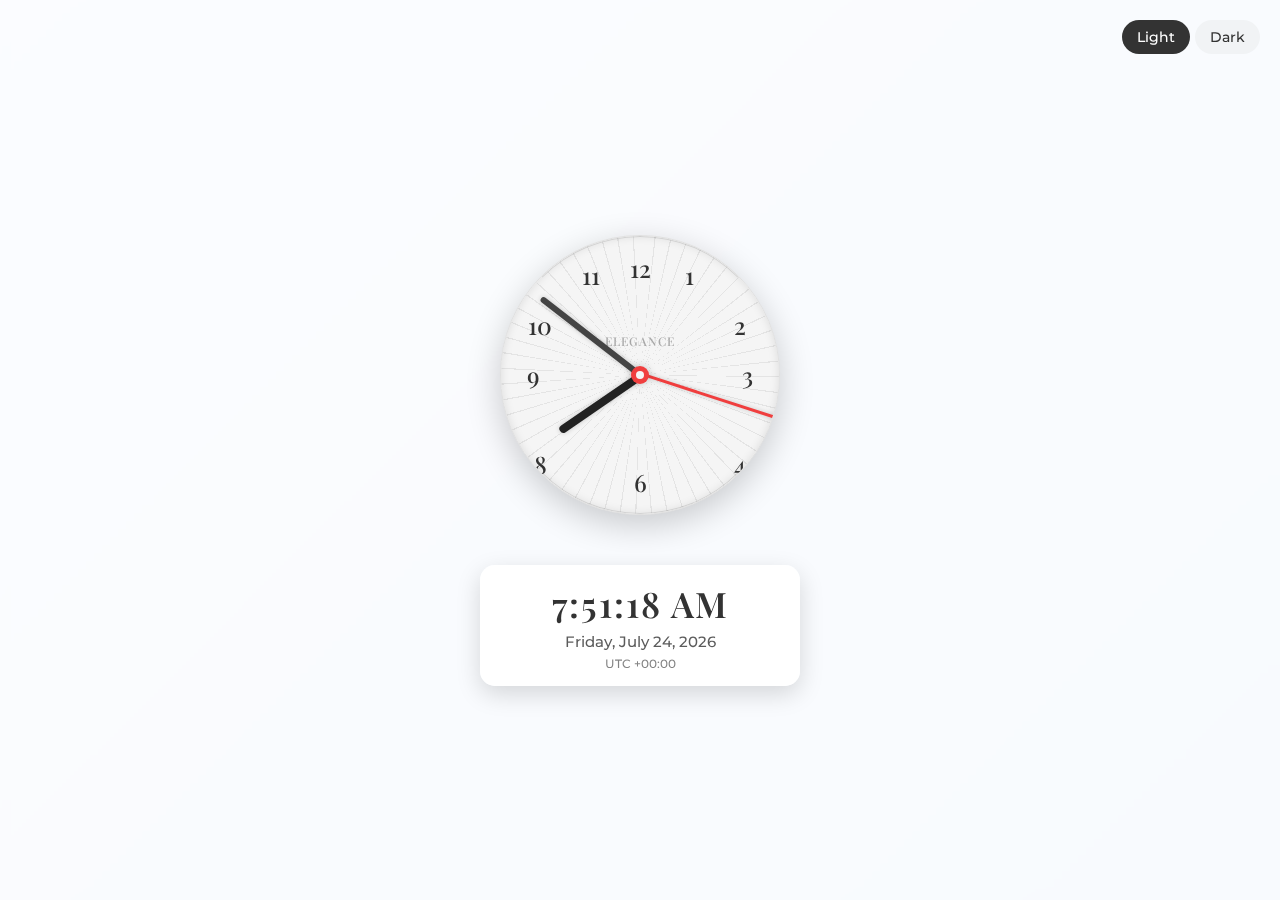
<file: projects/JS Clock/index.html>
<!DOCTYPE html>
<html lang="en" class="light-theme">
<head>
  <meta charset="UTF-8">
  <title>Luxury Analog Clock</title>
  <link rel="preconnect" href="https://fonts.googleapis.com">
  <link rel="preconnect" href="https://fonts.gstatic.com" crossorigin>
  <link href="https://fonts.googleapis.com/css2?family=Playfair+Display:wght@400;500;600&family=Montserrat:wght@300;400;500;600&display=swap" rel="stylesheet">
  <link rel="icon" href="https://fav.farm/✅" />
  <meta name="viewport" content="width=device-width, initial-scale=1.0">
</head>
<body>
  <div class="theme-toggle">
    <button class="theme-btn active" data-theme="light">Light</button>
    <button class="theme-btn" data-theme="dark">Dark</button>
  </div>

  <div class="container">
    <div class="clock">
      <div class="outer-clock-face">
        <!-- Minute markers -->
        <div class="minute-marks"></div>
        
        <!-- Main markings -->
        <div class="marking marking-one"></div>
        <div class="marking marking-two"></div>
        <div class="marking marking-three"></div>
        <div class="marking marking-four"></div>
        
        <!-- Brand name -->
        <div class="brand-name">ELEGANCE</div>
        
        <!-- Hour Numbers -->
        <div class="hour-number hour-12">12</div>
        <div class="hour-number hour-1">1</div>
        <div class="hour-number hour-2">2</div>
        <div class="hour-number hour-3">3</div>
        <div class="hour-number hour-4">4</div>
        <div class="hour-number hour-5">5</div>
        <div class="hour-number hour-6">6</div>
        <div class="hour-number hour-7">7</div>
        <div class="hour-number hour-8">8</div>
        <div class="hour-number hour-9">9</div>
        <div class="hour-number hour-10">10</div>
        <div class="hour-number hour-11">11</div>
        
        <div class="center-circle"></div>
        <div class="center-circle-inner"></div>
      
        <div class="clock-face">
          <div class="hand hour-hand"></div>
          <div class="hand min-hand"></div>
          <div class="hand second-hand"></div>
        </div>
      </div>
    </div>
    
    <div class="digital-clock">
      <div class="digital-time"></div>
      <div class="digital-date"></div>
      <div class="timezone">UTC <span id="timezone-offset"></span></div>
    </div>
  </div>

  <style>
    /* Theme Variables */
    .light-theme {
      --clock-size: 32rem;
      --clock-face-color: #f5f5f5;
      --clock-border-color: #e0e0e0;
      --hour-hand-color: #222222;
      --minute-hand-color: #444444;
      --second-hand-color: #f03e3e;
      --marker-color: #555555;
      --number-color: #333333;
      --shadow-color: rgba(0, 0, 0, 0.2);
      --digital-color: #333333;
      --digital-bg: rgba(255, 255, 255, 0.9);
      --bg-overlay: rgba(255, 255, 255, 0.85);
      --brand-color: #888;
      --minute-marker-color: rgba(0, 0, 0, 0.1);
      --theme-btn-bg: #f1f3f5;
      --theme-btn-color: #333;
      --theme-btn-active-bg: #333;
      --theme-btn-active-color: #fff;
    }

    .dark-theme {
      --clock-size: 32rem;
      --clock-face-color: #1a1a1a;
      --clock-border-color: #333;
      --hour-hand-color: #e0e0e0;
      --minute-hand-color: #cccccc;
      --second-hand-color: #ff6b6b;
      --marker-color: #aaaaaa;
      --number-color: #f5f5f5;
      --shadow-color: rgba(0, 0, 0, 0.5);
      --digital-color: #f5f5f5;
      --digital-bg: rgba(40, 40, 40, 0.9);
      --bg-overlay: rgba(20, 20, 20, 0.85);
      --brand-color: #aaa;
      --minute-marker-color: rgba(255, 255, 255, 0.2);
      --theme-btn-bg: #333;
      --theme-btn-color: #f1f3f5;
      --theme-btn-active-bg: #f1f3f5;
      --theme-btn-active-color: #333;
    }
    
    * {
      margin: 0;
      padding: 0;
      box-sizing: border-box;
    }

    html {
      font-size: 10px;
      background: linear-gradient(135deg, #e0eafc, #cfdef3);
      background-size: cover;
      font-family: 'Montserrat', -apple-system, BlinkMacSystemFont, sans-serif;
      text-align: center;
      height: 100%;
      transition: all 0.5s ease;
    }

    body {
      margin: 0;
      font-size: 2rem;
      display: flex;
      min-height: 100vh;
      align-items: center;
      justify-content: center;
      background-image: url('https://images.unsplash.com/photo-1473656817456-d9559981e321?ixlib=rb-1.2.1&auto=format&fit=crop&w=1920&q=80');
      background-size: cover;
      background-position: center;
      position: relative;
      transition: all 0.5s ease;
    }
    
    body::before {
      content: '';
      position: absolute;
      top: 0;
      left: 0;
      width: 100%;
      height: 100%;
      background: var(--bg-overlay);
      backdrop-filter: blur(5px);
      transition: background 0.5s ease;
    }

    .container {
      position: relative;
      display: flex;
      flex-direction: column;
      align-items: center;
      justify-content: center;
      padding: 2rem;
      z-index: 10;
    }

    .theme-toggle {
      position: absolute;
      top: 20px;
      right: 20px;
      display: flex;
      gap: 0.5rem;
      z-index: 100;
    }

    .theme-btn {
      padding: 0.8rem 1.5rem;
      background: var(--theme-btn-bg);
      color: var(--theme-btn-color);
      border: none;
      border-radius: 2rem;
      cursor: pointer;
      font-family: 'Montserrat', sans-serif;
      font-weight: 500;
      transition: all 0.3s ease;
      font-size: 1.4rem;
    }

    .theme-btn:hover {
      transform: translateY(-2px);
      box-shadow: 0 4px 8px rgba(0, 0, 0, 0.1);
    }

    .theme-btn.active {
      background: var(--theme-btn-active-bg);
      color: var(--theme-btn-active-color);
    }

    .clock {
      width: var(--clock-size);
      height: var(--clock-size);
      position: relative;
      padding: 2rem;
      margin-bottom: 3rem;
      transition: all 0.5s ease;
      animation: float 6s ease-in-out infinite;
    }

    @keyframes float {
      0% { transform: translateY(0px); }
      50% { transform: translateY(-10px); }
      100% { transform: translateY(0px); }
    }

    .outer-clock-face {
      position: relative;
      width: 100%;
      height: 100%;
      border-radius: 50%;
      background: var(--clock-face-color);
      overflow: hidden;
      box-shadow: 
        0 10px 35px var(--shadow-color),
        inset 0 0 10px rgba(0,0,0,0.1);
      transition: all 0.5s ease;
      border: 1px solid var(--clock-border-color);
    }
    
    .outer-clock-face::after {
      transform: rotate(90deg);
    }
    
    .outer-clock-face::before,
    .outer-clock-face::after,
    .outer-clock-face .marking {
      display: none; /* Hide the marking strips */
    }

    .outer-clock-face .marking {
      width: 3px;
    }
    
    .outer-clock-face .marking-one {
      transform: rotate(30deg);
    }
    
    .outer-clock-face .marking-two {
      transform: rotate(60deg);
    }
    
    .outer-clock-face .marking-three {
      transform: rotate(120deg);
    }
    
    .outer-clock-face .marking-four {
      transform: rotate(150deg);
    }

    /* Minute markers */
    .minute-marks {
      position: absolute;
      top: 0;
      left: 0;
      width: 100%;
      height: 100%;
      z-index: 2;
    }

    .minute-marks::before {
      content: '';
      position: absolute;
      top: 0;
      left: 0;
      width: 100%;
      height: 100%;
      border-radius: 50%;
      border: 1px solid transparent;
      border-top: 1px solid var(--minute-marker-color);
      border-bottom: 1px solid var(--minute-marker-color);
      box-sizing: border-box;
    }

    /* Generate minute markers */
    .minute-marks::after {
      content: '';
      position: absolute;
      top: 0;
      left: 0;
      width: 100%;
      height: 100%;
      background-image: repeating-conic-gradient(
        from 0deg,
        transparent 0deg,
        transparent 6deg,
        var(--minute-marker-color) 6deg,
        var(--minute-marker-color) 6.5deg
      );
      border-radius: 50%;
      opacity: 0.7;
    }

    /* Brand name */
    .brand-name {
      position: absolute;
      top: 35%;
      left: 0;
      width: 100%;
      text-align: center;
      font-family: 'Playfair Display', serif;
      font-size: 1.2rem;
      font-weight: 500;
      color: var(--brand-color);
      letter-spacing: 1px;
      z-index: 3;
      opacity: 0.7;
      transition: all 0.5s ease;
    }

    .hour-number {
      position: absolute;
      font-family: 'Playfair Display', serif;
      font-size: 2.4rem;
      font-weight: 500;
      color: var(--number-color);
      z-index: 10;
      width: 4rem;
      height: 4rem;
      text-align: center;
      line-height: 4rem;
      transition: all 0.5s ease;
    }
    
    .hour-12 { top: 1.2rem; left: 50%; transform: translateX(-50%); }
    .hour-3 { top: 50%; right: 1.2rem; transform: translateY(-50%); }
    .hour-6 { bottom: 1.2rem; left: 50%; transform: translateX(-50%); }
    .hour-9 { top: 50%; left: 1.2rem; transform: translateY(-50%); }
    
    .hour-1 { top: 7%; right: 25%; }
    .hour-2 { top: 25%; right: 7%; }
    .hour-4 { top: 75%; right: 7%; }
    .hour-5 { top: 93%; right: 25%; }
    .hour-7 { top: 93%; left: 25%; }
    .hour-8 { top: 75%; left: 7%; }
    .hour-10 { top: 25%; left: 7%; }
    .hour-11 { top: 7%; left: 25%; }

    .center-circle {
      position: absolute;
      top: 50%;
      left: 50%;
      width: 1.8rem;
      height: 1.8rem;
      border-radius: 50%;
      background: var(--second-hand-color);
      transform: translate(-50%, -50%);
      z-index: 11;
      transition: all 0.5s ease;
      box-shadow: 0 0 8px rgba(0, 0, 0, 0.2);
    }

    .center-circle-inner {
      position: absolute;
      top: 50%;
      left: 50%;
      width: 0.8rem;
      height: 0.8rem;
      border-radius: 50%;
      background: var(--clock-face-color);
      transform: translate(-50%, -50%);
      z-index: 12;
      transition: all 0.5s ease;
    }

    .clock-face {
      position: relative;
      width: 100%;
      height: 100%;
      transform: translateY(-3px); /* account for the height of the clock hands */
      z-index: 10;
    }

    .hand {
      position: absolute;
      top: 50%;
      right: 50%;
      transform-origin: 100% 50%;
      transform: rotate(90deg);
      transition: all 0.05s cubic-bezier(0.1, 2.7, 0.58, 1);
      z-index: 10;
    }

    .hour-hand {
      width: 35%;
      height: 8px;
      background: var(--hour-hand-color);
      border-radius: 4px;
      box-shadow: 0 0 5px rgba(0, 0, 0, 0.2);
      transition: background 0.5s ease;
    }

    .min-hand {
      width: 45%;
      height: 6px;
      background: var(--minute-hand-color);
      border-radius: 3px;
      box-shadow: 0 0 5px rgba(0, 0, 0, 0.2);
      transition: background 0.5s ease;
    }

    .second-hand {
      width: 55%;
      height: 3px;
      background: var(--second-hand-color);
      border-radius: 2px;
      box-shadow: 0 0 5px rgba(0, 0, 0, 0.2);
      transition: background 0.5s ease;
    }
    
    /* Tail for second hand */
    .second-hand::after {
      content: '';
      position: absolute;
      width: 20%;
      height: 100%;
      background: var(--second-hand-color);
      top: 0;
      right: 100%;
      border-radius: 2px;
      transition: background 0.5s ease;
    }

    .digital-clock {
      text-align: center;
      font-size: 2rem;
      font-weight: 500;
      color: var(--digital-color);
      background: var(--digital-bg);
      padding: 1.5rem 3.5rem;
      border-radius: 1.5rem;
      box-shadow: 0 8px 25px rgba(0, 0, 0, 0.15);
      transition: all 0.5s ease;
      transform: translateY(0);
      position: relative;
      min-width: 320px;
    }

    .digital-clock:hover {
      transform: translateY(-5px);
      box-shadow: 0 15px 35px rgba(0, 0, 0, 0.2);
    }

    .digital-time {
      font-family: 'Playfair Display', serif;
      font-size: 3.5rem;
      font-weight: 600;
      margin-bottom: 0.5rem;
      letter-spacing: 2px;
    }
    
    .digital-date {
      font-size: 1.5rem;
      color: var(--digital-color);
      opacity: 0.8;
      margin-bottom: 0.5rem;
    }

    .timezone {
      font-size: 1.2rem;
      opacity: 0.6;
    }

    @media (max-width: 768px) {
      :root {
        --clock-size: 28rem;
      }
      
      .hour-number {
        font-size: 2rem;
      }
      
      .digital-time {
        font-size: 3rem;
      }
      
      .digital-date {
        font-size: 1.3rem;
      }

      .theme-toggle {
        top: 10px;
        right: 10px;
      }

      .theme-btn {
        padding: 0.6rem 1.2rem;
        font-size: 1.2rem;
      }
    }
    
    @media (max-width: 600px) {
      :root {
        --clock-size: 25rem;
      }
      
      .hour-number {
        font-size: 1.6rem;
      }
      
      .digital-time {
        font-size: 2.5rem;
      }
      
      .digital-date {
        font-size: 1.2rem;
      }

      .brand-name {
        font-size: 1rem;
      }

      .theme-toggle {
        flex-direction: column;
        top: 10px;
        right: 10px;
        gap: 0.3rem;
      }

      .theme-btn {
        padding: 0.5rem 1rem;
        font-size: 1rem;
      }
    }
  </style>

  <script>
    const secondHand = document.querySelector('.second-hand');
    const minsHand = document.querySelector('.min-hand');
    const hourHand = document.querySelector('.hour-hand');
    const digitalTime = document.querySelector('.digital-time');
    const digitalDate = document.querySelector('.digital-date');
    const timezoneDisplay = document.querySelector('#timezone-offset');
    const themeButtons = document.querySelectorAll('.theme-btn');
    const html = document.documentElement;

    // Display timezone
    const timezoneOffset = new Date().getTimezoneOffset();
    const offsetHours = Math.abs(Math.floor(timezoneOffset / 60));
    const offsetMinutes = Math.abs(timezoneOffset % 60);
    const offsetSign = timezoneOffset <= 0 ? "+" : "-";
    timezoneDisplay.textContent = `${offsetSign}${offsetHours.toString().padStart(2, '0')}:${offsetMinutes.toString().padStart(2, '0')}`;

    function setDate() {
      const now = new Date();

      // Update analog clock hands
      const seconds = now.getSeconds();
      const secondsDegrees = ((seconds / 60) * 360) + 90;
      
      // Fix transition glitch when seconds hand completes a full circle
      if (seconds === 0) {
        secondHand.style.transition = 'none';
      } else {
        secondHand.style.transition = 'all 0.05s cubic-bezier(0.1, 2.7, 0.58, 1)';
      }
      
      secondHand.style.transform = `rotate(${secondsDegrees}deg)`;

      const mins = now.getMinutes();
      const minsDegrees = ((mins / 60) * 360) + ((seconds/60)*6) + 90;
      minsHand.style.transform = `rotate(${minsDegrees}deg)`;

      const hour = now.getHours();
      const hourDegrees = ((hour / 12) * 360) + ((mins/60)*30) + 90;
      hourHand.style.transform = `rotate(${hourDegrees}deg)`;
      
      // Update digital clock
      const formattedHour = hour % 12 || 12; // Convert to 12-hour format
      const amPm = hour >= 12 ? 'PM' : 'AM';
      const formattedMinutes = mins < 10 ? `0${mins}` : mins;
      const formattedSeconds = seconds < 10 ? `0${seconds}` : seconds;
      
      digitalTime.textContent = `${formattedHour}:${formattedMinutes}:${formattedSeconds} ${amPm}`;
      
      // Update date
      const options = { weekday: 'long', year: 'numeric', month: 'long', day: 'numeric' };
      digitalDate.textContent = now.toLocaleDateString('en-US', options);
    }

    // Theme switcher
    themeButtons.forEach(button => {
      button.addEventListener('click', () => {
        // Remove active class from all buttons
        themeButtons.forEach(btn => btn.classList.remove('active'));
        
        // Add active class to clicked button
        button.classList.add('active');
        
        // Apply theme
        const theme = button.dataset.theme;
        html.className = '';
        html.classList.add(`${theme}-theme`);
        
        // Store theme preference
        localStorage.setItem('clockTheme', theme);
      });
    });

    // Load saved theme preference
    const savedTheme = localStorage.getItem('clockTheme');
    if (savedTheme) {
      html.className = '';
      html.classList.add(`${savedTheme}-theme`);
      
      // Update active button
      themeButtons.forEach(btn => {
        btn.classList.remove('active');
        if (btn.dataset.theme === savedTheme) {
          btn.classList.add('active');
        }
      });
    }

    // Clock tick sound (optional - uncomment to enable)
    /*
    const tickSound = new Audio('https://assets.mixkit.co/sfx/preview/mixkit-clock-tick-1059.mp3');
    function playTickSound() {
      tickSound.currentTime = 0;
      tickSound.volume = 0.2;
      tickSound.play();
    }
    */

    setInterval(setDate, 1000);
    setDate(); // Initial call to avoid delay

    // Add smooth shadow movement
    document.addEventListener('mousemove', (e) => {
      const xPos = (e.clientX / window.innerWidth) - 0.5;
      const yPos = (e.clientY / window.innerHeight) - 0.5;
      
      const clock = document.querySelector('.clock');
      clock.style.boxShadow = `
        ${xPos * 20}px ${yPos * 20}px 35px rgba(0, 0, 0, 0.15),
        inset 0 0 10px rgba(0, 0, 0, 0.1)
      `;
    });
  </script>
</body>
</html>
</file>
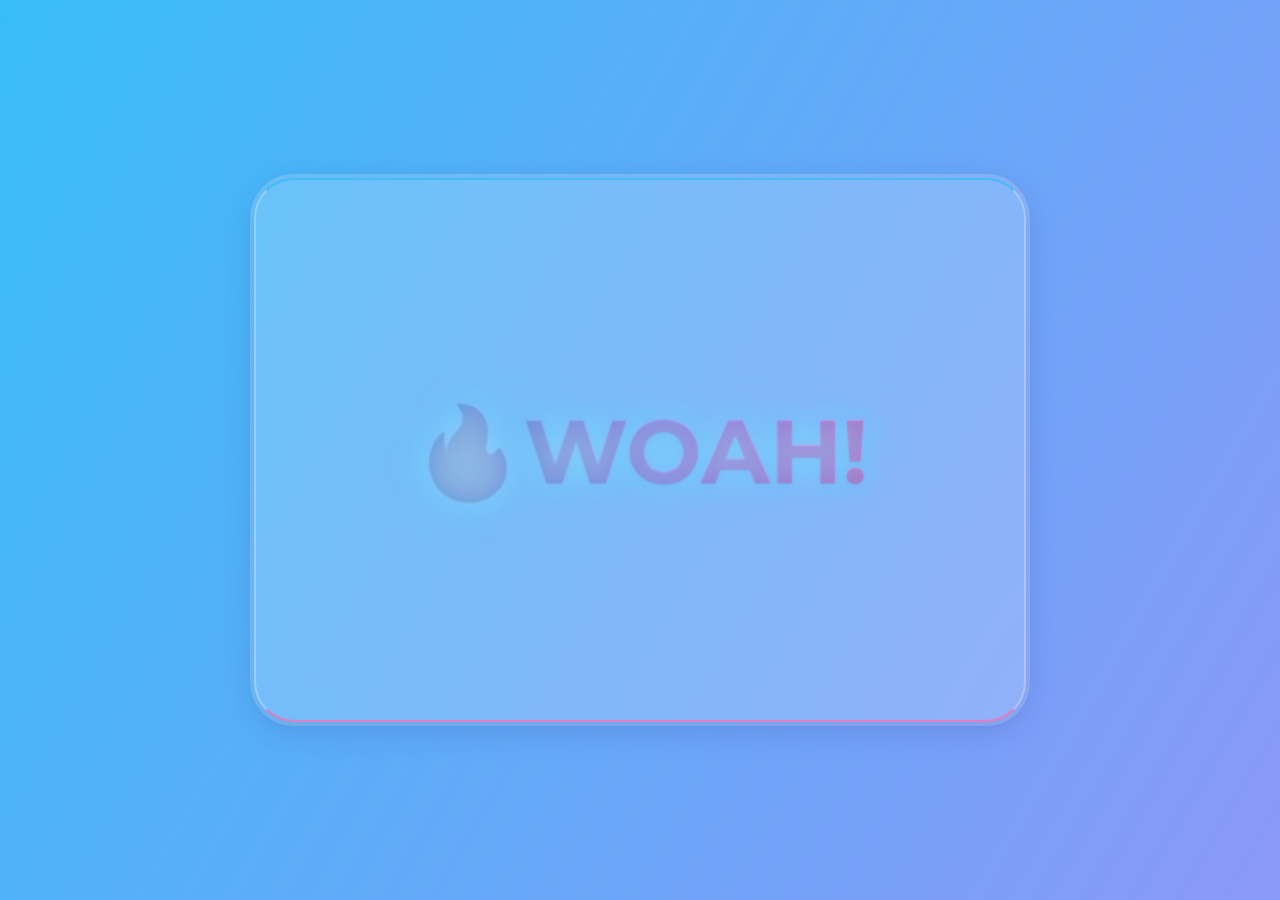
<file: projects/Mouse Move Shadow/index.html>
<!DOCTYPE html>
<html lang="en">
<head>
  <meta charset="UTF-8">
  <title>Mouse Shadow</title>
  <link rel="icon" href="https://fav.farm/✅" />
  <link href="https://fonts.googleapis.com/css2?family=Montserrat:wght@700&display=swap" rel="stylesheet">
  <style>
    html, body {
      height: 100%;
      margin: 0;
      padding: 0;
      box-sizing: border-box;
    }
    body {
      min-height: 100vh;
      background: linear-gradient(120deg, #38bdf8, #a78bfa, #f472b6, #4ade80);
      background-size: 400% 400%;
      animation: gradientBG 12s ease-in-out infinite;
      display: flex;
      align-items: center;
      justify-content: center;
      font-family: 'Montserrat', sans-serif;
      overflow: hidden;
    }
    @keyframes gradientBG {
      0% {background-position: 0% 50%;}
      50% {background-position: 100% 50%;}
      100% {background-position: 0% 50%;}
    }
    .particles {
      position: fixed;
      top: 0; left: 0; width: 100vw; height: 100vh;
      pointer-events: none;
      z-index: 0;
    }
    .particle {
      position: absolute;
      border-radius: 50%;
      opacity: 0.5;
      animation: floatParticle linear infinite;
    }
    @keyframes floatParticle {
      0% { transform: translateY(0) scale(1); opacity: 0.7; }
      80% { opacity: 0.7; }
      100% { transform: translateY(-100vh) scale(1.2); opacity: 0; }
    }
    .hero {
      min-height: 60vh;
      min-width: 60vw;
      background: rgba(255,255,255,0.18);
      box-shadow: 0 8px 32px 0 rgba(31, 38, 135, 0.18), 0 0 0 4px #fff3;
      backdrop-filter: blur(16px);
      -webkit-backdrop-filter: blur(16px);
      border-radius: 40px;
      border: 2.5px solid rgba(255,255,255,0.25);
      display: flex;
      flex-direction: column;
      justify-content: center;
      align-items: center;
      transition: box-shadow 0.3s, border 0.3s;
      margin: 2rem;
      z-index: 1;
      position: relative;
      border-top: 2.5px solid #38bdf8cc;
      border-bottom: 2.5px solid #f472b6cc;
    }
    .hero:hover {
      box-shadow: 0 16px 48px 0 rgba(31, 38, 135, 0.28), 0 0 0 8px #a78bfa44;
      border-top: 2.5px solid #a78bfa;
      border-bottom: 2.5px solid #4ade80;
    }
    h1 {
      font-size: 7vw;
      max-width: 90vw;
      margin: 0;
      padding: 2rem 1rem;
      font-family: 'Montserrat', sans-serif;
      font-weight: 700;
      background: linear-gradient(90deg, #38bdf8, #a78bfa, #f472b6, #4ade80);
      background-size: 200% 200%;
      background-clip: text;
      -webkit-background-clip: text;
      color: transparent;
      -webkit-text-fill-color: transparent;
      animation: gradientText 6s ease-in-out infinite, pulseGlow 2.5s infinite alternate;
      border-radius: 16px;
      transition: transform 0.2s, text-shadow 0.2s, filter 0.2s;
      cursor: pointer;
      user-select: none;
      text-align: center;
      text-shadow:
        0 2px 24px rgba(56,189,248,0.25),
        0 1px 2px rgba(0,0,0,0.12),
        0 0 32px #fff8,
        0 0 8px #a78bfa88;
      filter: drop-shadow(0 0 12px #38bdf8cc);
    }
    @keyframes gradientText {
      0% {background-position: 0% 50%;}
      50% {background-position: 100% 50%;}
      100% {background-position: 0% 50%;}
    }
    @keyframes pulseGlow {
      0% { filter: drop-shadow(0 0 12px #38bdf8cc); }
      100% { filter: drop-shadow(0 0 32px #f472b6cc); }
    }
    h1:hover {
      transform: scale(1.04);
      filter: drop-shadow(0 0 32px #4ade80cc);
      text-shadow:
        0 2px 32px #fff8,
        0 1px 2px #0002,
        0 0 48px #a78bfa,
        0 0 16px #38bdf8;
    }
    h1:active {
      transform: scale(0.97);
    }
    @media (max-width: 600px) {
      .hero {
        min-width: 90vw;
        min-height: 40vh;
        padding: 1rem;
      }
      h1 {
        font-size: 2.5rem;
        padding: 1rem 0.5rem;
      }
    }
  </style>
</head>
<body>
  <div class="particles" id="particles"></div>
  <div class="hero">
    <h1 contenteditable spellcheck="false">🔥WOAH!</h1>
  </div>
<script>
  // Particle background
  const particles = document.getElementById('particles');
  const colors = ['#38bdf8', '#a78bfa', '#f472b6', '#4ade80', '#fff', '#fbbf24'];
  function createParticle() {
    const p = document.createElement('div');
    p.className = 'particle';
    const size = Math.random() * 18 + 8;
    p.style.width = p.style.height = `${size}px`;
    p.style.left = `${Math.random() * 100}vw`;
    p.style.bottom = `-40px`;
    p.style.background = colors[Math.floor(Math.random() * colors.length)];
    p.style.opacity = Math.random() * 0.4 + 0.3;
    p.style.animationDuration = `${Math.random() * 6 + 6}s`;
    particles.appendChild(p);
    setTimeout(() => p.remove(), 13000);
  }
  setInterval(createParticle, 350);
  for(let i=0;i<18;i++) createParticle();

  // Mouse shadow effect
  const hero = document.querySelector('.hero');
  const text = hero.querySelector('h1');
  const walk = 500; // 500px

  function shadow(e) {
    const { offsetWidth: width, offsetHeight: height } = hero;
    let { offsetX: x, offsetY: y } = e;
    if (this !== e.target) {
      x = x + e.target.offsetLeft;
      y = y + e.target.offsetTop;
    }
    const xWalk = Math.round((x / width * walk) - (walk / 2));
    const yWalk = Math.round((y / height * walk) - (walk / 2));
    text.style.textShadow = `
      ${xWalk}px ${yWalk}px 32px rgba(255,0,255,0.7),
      ${xWalk * -1}px ${yWalk}px 32px rgba(0,255,255,0.7),
      ${yWalk}px ${xWalk * -1}px 32px rgba(0,255,0,0.7),
      ${yWalk * -1}px ${xWalk}px 32px rgba(0,0,255,0.7),
      0 2px 32px #fff8, 0 1px 2px #0002
    `;
  }
  hero.addEventListener('mousemove', shadow);
</script>
</body>
</html>
</file>
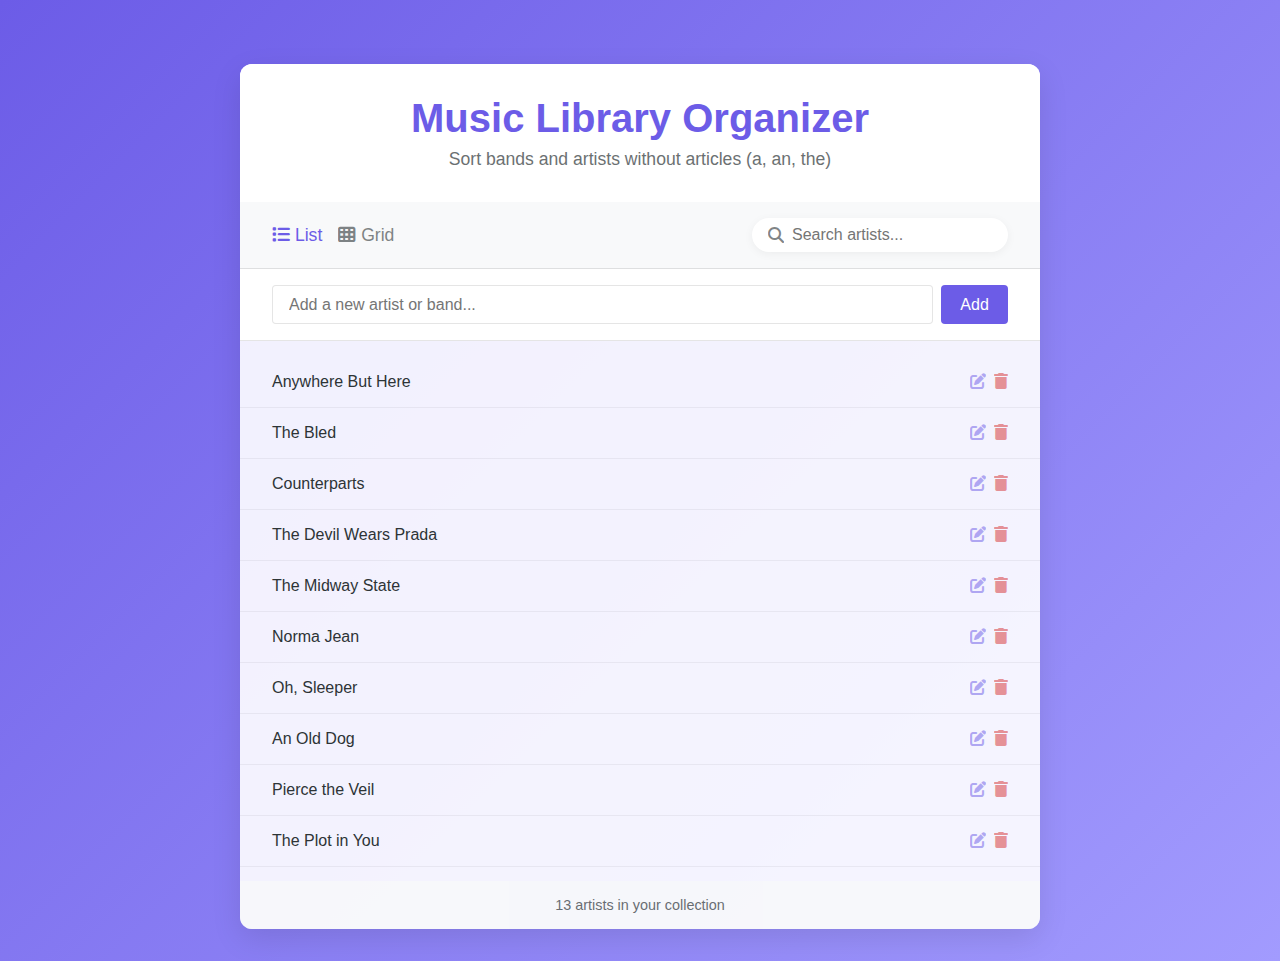
<file: projects/Sort Without Articles/index.html>
<!DOCTYPE html>
<html lang="en">
<head>
  <meta charset="UTF-8">
  <meta name="viewport" content="width=device-width, initial-scale=1.0">
  <title>Music Library Organizer</title>
  <link rel="icon" href="https://fav.farm/🎵" />
  <link rel="stylesheet" href="https://cdnjs.cloudflare.com/ajax/libs/font-awesome/6.4.0/css/all.min.css">
  <style>
    :root {
      --primary: #6c5ce7;
      --secondary: #a29bfe;
      --accent: #fd79a8;
      --light: #f8f9fa;
      --dark: #2d3436;
      --success: #00b894;
      --danger: #d63031;
    }
    
    * {
      margin: 0;
      padding: 0;
      box-sizing: border-box;
    }
    
    body {
      font-family: 'Segoe UI', Tahoma, Geneva, Verdana, sans-serif;
      background: linear-gradient(135deg, var(--primary), var(--secondary));
      color: var(--dark);
      min-height: 100vh;
      padding: 2rem;
      display: flex;
      flex-direction: column;
      align-items: center;
    }
    
    .container {
      width: 100%;
      max-width: 800px;
      background-color: rgba(255, 255, 255, 0.9);
      border-radius: 12px;
      box-shadow: 0 10px 30px rgba(0, 0, 0, 0.1);
      overflow: hidden;
      margin-top: 2rem;
    }
    
    header {
      text-align: center;
      padding: 2rem;
      background-color: white;
    }
    
    h1 {
      font-size: 2.5rem;
      margin-bottom: 0.5rem;
      color: var(--primary);
    }
    
    .subtitle {
      color: var(--dark);
      opacity: 0.7;
      font-size: 1.1rem;
    }
    
    .controls {
      display: flex;
      justify-content: space-between;
      align-items: center;
      padding: 1rem 2rem;
      background-color: var(--light);
      border-bottom: 1px solid rgba(0, 0, 0, 0.1);
    }
    
    .view-options {
      display: flex;
      gap: 1rem;
    }
    
    .view-btn {
      background: none;
      border: none;
      color: var(--dark);
      cursor: pointer;
      font-size: 1.1rem;
      opacity: 0.6;
      transition: all 0.2s;
    }
    
    .view-btn.active {
      opacity: 1;
      color: var(--primary);
    }
    
    .view-btn:hover {
      opacity: 1;
    }
    
    .search-box {
      display: flex;
      align-items: center;
      background-color: white;
      border-radius: 30px;
      padding: 0.5rem 1rem;
      box-shadow: 0 2px 10px rgba(0, 0, 0, 0.05);
    }
    
    .search-box i {
      color: var(--dark);
      opacity: 0.6;
      margin-right: 0.5rem;
    }
    
    .search-box input {
      border: none;
      outline: none;
      background: none;
      font-size: 1rem;
      width: 200px;
    }
    
    .add-form {
      display: flex;
      padding: 1rem 2rem;
      gap: 0.5rem;
      background-color: white;
      border-bottom: 1px solid rgba(0, 0, 0, 0.1);
    }
    
    .add-form input {
      flex: 1;
      border: 1px solid rgba(0, 0, 0, 0.1);
      border-radius: 4px;
      padding: 0.6rem 1rem;
      font-size: 1rem;
      outline: none;
    }
    
    .add-form input:focus {
      border-color: var(--primary);
    }
    
    .add-form button {
      background-color: var(--primary);
      color: white;
      border: none;
      border-radius: 4px;
      padding: 0.6rem 1.2rem;
      font-size: 1rem;
      cursor: pointer;
      transition: all 0.2s;
    }
    
    .add-form button:hover {
      background-color: var(--secondary);
    }
    
    .bands-container {
      max-height: 60vh;
      overflow-y: auto;
      padding: 1rem 0;
    }
    
    #bands {
      list-style: none;
      transition: all 0.3s;
    }
    
    .list-view li {
      padding: 1rem 2rem;
      border-bottom: 1px solid rgba(0, 0, 0, 0.05);
      display: flex;
      justify-content: space-between;
      align-items: center;
      transition: all 0.2s;
    }
    
    .list-view li:hover {
      background-color: rgba(0, 0, 0, 0.02);
    }
    
    .list-view li:last-child {
      border-bottom: none;
    }
    
    .grid-view {
      display: grid;
      grid-template-columns: repeat(auto-fill, minmax(200px, 1fr));
      gap: 1rem;
      padding: 1rem 2rem;
    }
    
    .grid-view li {
      background-color: white;
      padding: 1.5rem;
      border-radius: 8px;
      box-shadow: 0 4px 10px rgba(0, 0, 0, 0.05);
      text-align: center;
      transition: all 0.2s;
      display: flex;
      flex-direction: column;
      justify-content: center;
      align-items: center;
      height: 150px;
    }
    
    .grid-view li:hover {
      transform: translateY(-5px);
      box-shadow: 0 8px 15px rgba(0, 0, 0, 0.1);
    }
    
    .band-icon {
      font-size: 2rem;
      margin-bottom: 1rem;
      color: var(--primary);
    }
    
    .actions {
      display: flex;
      gap: 0.5rem;
      margin-left: 1rem;
    }
    
    .action-btn {
      background: none;
      border: none;
      cursor: pointer;
      opacity: 0.5;
      transition: all 0.2s;
      font-size: 1rem;
    }
    
    .action-btn:hover {
      opacity: 1;
    }
    
    .action-btn.edit {
      color: var(--primary);
    }
    
    .action-btn.delete {
      color: var(--danger);
    }
    
    .stats {
      text-align: center;
      padding: 1rem;
      background-color: var(--light);
      color: var(--dark);
      opacity: 0.7;
      font-size: 0.9rem;
    }
    
    .hidden {
      display: none;
    }

    @media (max-width: 768px) {
      .container {
        margin-top: 1rem;
      }
      
      header {
        padding: 1.5rem;
      }
      
      h1 {
        font-size: 2rem;
      }
      
      .controls {
        flex-direction: column;
        gap: 1rem;
      }
      
      .search-box {
        width: 100%;
      }
      
      .search-box input {
        width: 100%;
      }
      
      .grid-view {
        grid-template-columns: repeat(auto-fill, minmax(150px, 1fr));
      }
    }
  </style>
</head>
<body>
  <div class="container">
    <header>
      <h1>Music Library Organizer</h1>
      <p class="subtitle">Sort bands and artists without articles (a, an, the)</p>
    </header>
    
    <div class="controls">
      <div class="view-options">
        <button class="view-btn active" id="list-view-btn">
          <i class="fas fa-list"></i> List
        </button>
        <button class="view-btn" id="grid-view-btn">
          <i class="fas fa-th"></i> Grid
        </button>
      </div>
      
      <div class="search-box">
        <i class="fas fa-search"></i>
        <input type="text" id="search" placeholder="Search artists...">
      </div>
    </div>
    
    <form class="add-form" id="add-form">
      <input type="text" id="add-input" placeholder="Add a new artist or band...">
      <button type="submit">Add</button>
    </form>
    
    <div class="bands-container">
      <ul id="bands" class="list-view"></ul>
    </div>
    
    <div class="stats">
      <span id="bands-count">0</span> artists in your collection
    </div>
  </div>

  <script>
    // Initial data
    let bands = ['The Plot in You', 'The Devil Wears Prada', 'Pierce the Veil', 'Norma Jean', 'The Bled', 'Say Anything', 'The Midway State', 'We Came as Romans', 'Counterparts', 'Oh, Sleeper', 'A Skylit Drive', 'Anywhere But Here', 'An Old Dog'];
    
    // Save bands to local storage
    function saveBands() {
      localStorage.setItem('bands', JSON.stringify(bands));
    }
    
    // Load bands from local storage
    function loadBands() {
      const storedBands = localStorage.getItem('bands');
      if (storedBands) {
        bands = JSON.parse(storedBands);
      }
    }
    
    // Strip articles for sorting
    function strip(bandName) {
      return bandName.replace(/^(a |the |an )/i, '').trim();
    }
    
    // Sort and display bands
    function displayBands(bandsToDisplay = bands) {
      const sortedBands = bandsToDisplay.sort((a, b) => strip(a) > strip(b) ? 1 : -1);
      
      const bandsList = document.querySelector('#bands');
      const isGridView = bandsList.classList.contains('grid-view');
      
      bandsList.innerHTML = sortedBands
        .map(band => {
          if (isGridView) {
            return `
              <li data-band="${band}">
                <div class="band-icon"><i class="fas fa-music"></i></div>
                <span>${band}</span>
                <div class="actions">
                  <button class="action-btn edit" title="Edit"><i class="fas fa-edit"></i></button>
                  <button class="action-btn delete" title="Delete"><i class="fas fa-trash"></i></button>
                </div>
              </li>
            `;
          } else {
            return `
              <li data-band="${band}">
                <span>${band}</span>
                <div class="actions">
                  <button class="action-btn edit" title="Edit"><i class="fas fa-edit"></i></button>
                  <button class="action-btn delete" title="Delete"><i class="fas fa-trash"></i></button>
                </div>
              </li>
            `;
          }
        })
        .join('');
        
      // Update count
      document.getElementById('bands-count').textContent = sortedBands.length;
      
      // Add event listeners to buttons
      document.querySelectorAll('.action-btn.delete').forEach(btn => {
        btn.addEventListener('click', handleDelete);
      });
      
      document.querySelectorAll('.action-btn.edit').forEach(btn => {
        btn.addEventListener('click', handleEdit);
      });
    }
    
    // Handle deleting a band
    function handleDelete(e) {
      const li = e.target.closest('li');
      const bandToDelete = li.dataset.band;
      
      if (confirm(`Are you sure you want to remove "${bandToDelete}" from your collection?`)) {
        bands = bands.filter(band => band !== bandToDelete);
        saveBands();
        displayBands();
      }
    }
    
    // Handle editing a band
    function handleEdit(e) {
      const li = e.target.closest('li');
      const oldBandName = li.dataset.band;
      const newBandName = prompt('Edit band name:', oldBandName);
      
      if (newBandName && newBandName.trim() !== '' && newBandName !== oldBandName) {
        bands = bands.map(band => band === oldBandName ? newBandName.trim() : band);
        saveBands();
        displayBands();
      }
    }
    
    // Handle adding a new band
    function handleAdd(e) {
      e.preventDefault();
      const input = document.getElementById('add-input');
      const newBand = input.value.trim();
      
      if (newBand && !bands.includes(newBand)) {
        bands.push(newBand);
        saveBands();
        displayBands();
        input.value = '';
      } else if (bands.includes(newBand)) {
        alert('This artist is already in your collection!');
      }
      
      input.focus();
    }
    
    // Handle search
    function handleSearch(e) {
      const searchTerm = e.target.value.toLowerCase();
      if (searchTerm === '') {
        displayBands();
      } else {
        const filteredBands = bands.filter(band => 
          band.toLowerCase().includes(searchTerm)
        );
        displayBands(filteredBands);
      }
    }
    
    // Switch view
    function switchView(viewType) {
      const bandsList = document.getElementById('bands');
      const listBtn = document.getElementById('list-view-btn');
      const gridBtn = document.getElementById('grid-view-btn');
      
      if (viewType === 'grid') {
        bandsList.classList.remove('list-view');
        bandsList.classList.add('grid-view');
        listBtn.classList.remove('active');
        gridBtn.classList.add('active');
      } else {
        bandsList.classList.remove('grid-view');
        bandsList.classList.add('list-view');
        gridBtn.classList.remove('active');
        listBtn.classList.add('active');
      }
      
      displayBands();
    }
    
    // Initialize app
    function init() {
      loadBands();
      displayBands();
      
      // Event listeners
      document.getElementById('add-form').addEventListener('submit', handleAdd);
      document.getElementById('search').addEventListener('input', handleSearch);
      document.getElementById('list-view-btn').addEventListener('click', () => switchView('list'));
      document.getElementById('grid-view-btn').addEventListener('click', () => switchView('grid'));
    }
    
    // Start the app
    document.addEventListener('DOMContentLoaded', init);
  </script>
</body>
</html>
</file>
<file: style.css>
/* GENERAL */

@import url("https://fonts.googleapis.com/css2?family=Poppins:wght@300;400;500;600&display=swap");

:root {
  --content-width: min(1100px, calc(100% - 3rem));
}

* {
  margin: 0;
  padding: 0;
  box-sizing: border-box;
}

img {
  max-width: 100%;
  height: auto;
  display: block;
}

body {
  font-family: "Poppins", sans-serif;
  background: #f8f9fb;
  color: #111;
  display: flex;
  flex-direction: column;
  align-items: center;
  min-height: 100vh;
  overflow-x: hidden;
}

html {
  scroll-behavior: smooth;
  -webkit-text-size-adjust: 100%;
  text-size-adjust: 100%;
}

p {
  color: rgb(85, 85, 85);
}

/* TRANSITION */

a,
.btn {
  transition: all 300ms ease;
}

/* DESKTOP NAV */

nav,
.nav-links {
  display: flex;
}

nav {
  justify-content: space-between;
  align-items: center;
  width: var(--content-width);
  margin: 0 auto;
  padding: 1.5rem 0;
  height: auto;
}

.nav-links {
  gap: 2rem;
  list-style: none;
  font-size: 1.5rem;
}

a {
  color: black;
  text-decoration: none;
  text-decoration-color: white;
}

a:hover {
  color: grey;
  text-decoration: underline;
  text-underline-offset: 1rem;
  text-decoration-color: rgb(181, 181, 181);
}

.logo {
  font-size: 2rem;
}

.logo:hover {
  cursor: default;
}

/* HAMBURGER MENU */

#hamburger-nav {
  display: none;
}

.hamburger-menu {
  position: relative;
  display: inline-block;
}

.hamburger-icon {
  display: flex;
  flex-direction: column;
  justify-content: space-between;
  height: 24px;
  width: 30px;
  cursor: pointer;
}

.hamburger-icon span {
  width: 100%;
  height: 2px;
  background-color: black;
  transition: all 0.3 ease-in-out;
}

.menu-links {
  position: absolute;
  top: 100%;
  right: 0;
  background-color: white;
  width: fit-content;
  max-height: 0;
  overflow: hidden;
  transition: all 0.3 ease-in-out;
}

.menu-links a {
  display: block;
  padding: 10px;
  text-align: center;
  font-size: 1.5rem;
  color: black;
  text-decoration: none;
  transition: all 0.3 ease-in-out;
}

.menu-links li {
  list-style: none;
}

.menu-links.open {
  max-height: 300px;
}

.hamburger-icon.open span:first-child {
  transform: rotate(45deg) translate(10px, 5px);
}

.hamburger-icon.open span:nth-child(2) {
  opacity: 0;
}

.hamburger-icon.open span:last-child {
  transform: rotate(-45deg) translate(10px, -5px);
}

.hamburger-icon span:first-child {
  transform: none;
}

.hamburger-icon span:first-child {
  opacity: 1;
}

.hamburger-icon span:first-child {
  transform: none;
}

/* SECTIONS */

section {
  width: var(--content-width);
  margin: 0 auto;
  padding: 5rem 0;
  box-sizing: border-box;
  min-height: auto;
}

.section-container {
  display: flex;
}

/* PROFILE SECTION */

#profile {
  display: flex;
  justify-content: center;
  gap: 5rem;
  align-items: center;
  min-height: auto;
}

.section__pic-container {
  display: flex;
  height: 400px;
  width: 400px;
  margin: auto 0;
}

.section__pic-container img {
  width: 100%;
  height: 100%;
  object-fit: cover;
  border-radius: 2rem;
}

.section__text {
  align-self: center;
  text-align: center;
}

.section__text p {
  font-weight: 600;
}

.section__text__p1 {
  text-align: center;
}

.section__text__p2 {
  font-size: 1.75rem;
  margin-bottom: 1rem;
}

.title {
  font-size: 3rem;
  text-align: center;
}

#socials-container {
  display: flex;
  justify-content: center;
  margin-top: 1rem;
  gap: 1rem;
}

/* ICONS */

.icon {
  cursor: pointer;
  height: 2rem;
}

/* BUTTONS */

.btn-container {
  display: flex;
  justify-content: center;
  gap: 1rem;
}

.btn {
  font-weight: 600;
  transition: all 300ms ease;
  padding: 1rem;
  width: 8rem;
  border-radius: 2rem;
}

.btn-color-1,
.btn-color-2 {
  border: rgb(53, 53, 53) 0.1rem solid;
}

.btn-color-1:hover,
.btn-color-2:hover {
  cursor: pointer;
}

.btn-color-1,
.btn-color-2:hover {
  background: rgb(53, 53, 53);
  color: white;
}

.btn-color-1:hover {
  background: rgb(0, 0, 0);
}

.btn-color-2 {
  background: none;
}

.btn-color-2:hover {
  border: rgb(255, 255, 255) 0.1rem solid;
}

.btn-container {
  gap: 1rem;
}

/* ABOUT SECTION */

#about {
  position: relative;
}

.about-containers {
  gap: 2rem;
  margin-bottom: 2rem;
  margin-top: 2rem;
}

.about-details-container {
  justify-content: center;
  flex-direction: column;
}

.about-containers,
.about-details-container {
  display: flex;
}

.about-pic {
  border-radius: 1rem;
  width: 100%;
  height: 100%;
  object-fit: cover;
}

.arrow {
  position: absolute;
  right: -5rem;
  bottom: 2.5rem;
}

.details-container {
  padding: 1.5rem;
  flex: 1;
  background: white;
  border-radius: 2rem;
  border: rgb(53, 53, 53) 0.1rem solid;
  border-color: rgb(163, 163, 163);
  text-align: center;
}

.section-container {
  gap: 4rem;
  height: 80%;
}

/* SKILLS SECTION */

#skills {
  position: relative;
}

.skills-sub-title {
  color: rgb(85, 85, 85);
  font-weight: 600;
  font-size: 1.75rem;
  margin-bottom: 2rem;
}

.skills-details-container {
  display: flex;
  justify-content: center;
  flex-direction: column;
}

.article-container {
  display: flex;
  text-align: initial;
  flex-wrap: wrap;
  flex-direction: row;
  gap: 2.5rem;
  justify-content: space-around;
}

article {
  display: flex;
  width: 10rem;
  justify-content: space-around;
  gap: 0.5rem;
}

article .icon {
  cursor: default;
}

/* PROJECTS SECTION */

.projects-subtitle {
  text-align: center;
  max-width: 640px;
  margin: 0.75rem auto 0;
  color: rgb(120, 120, 120);
  line-height: 1.6;
}

.projects-gallery {
  position: relative;
  margin-top: 2.5rem;
  padding: 0 3rem;
  overflow: visible;
}

.projects-grid {
  display: grid;
  grid-auto-flow: column;
  grid-auto-columns: minmax(280px, calc((100% - 3rem) / 3));
  gap: 3rem;
  overflow-x: auto;
  overflow-y: hidden;
  padding: 0 2rem 1rem;
  scroll-snap-type: x mandatory;
  scroll-padding: 0 1.5rem;
  scrollbar-width: thin;
  -webkit-overflow-scrolling: touch;
  touch-action: pan-x;
}

.projects-grid::-webkit-scrollbar {
  height: 3px;
}

.projects-grid::-webkit-scrollbar-thumb {
  background: rgba(15, 23, 42, 0.25);
  border-radius: 999px;
}

.project-card {
  --card-accent: hsl(210 70% 50%);
  position: relative;
  display: grid;
  grid-template-rows: minmax(32px, auto) minmax(48px, auto) 1fr auto auto;
  gap: 0.75rem;
  padding: clamp(1.5rem, 3vw, 1.9rem);
  border-radius: 0.75rem;
  background: #ffffff;
  border: 1px solid #e4e8f0;
  box-shadow: 0 12px 30px rgba(15, 23, 42, 0.08);
  transition: transform 220ms ease, box-shadow 220ms ease;
  aspect-ratio: 1 / 1.32;
  width: 100%;
  box-sizing: border-box;
  overflow: hidden;
  align-content: stretch;
}

.project-card::before {
  content: "";
  position: absolute;
  left: clamp(1.75rem, 4vw, 2rem);
  right: clamp(1.75rem, 4vw, 2rem);
  top: 0.95rem;
  height: 4px;
  border-radius: 999px;
  background: linear-gradient(120deg, var(--card-accent), transparent);
  opacity: 0.45;
  pointer-events: none;
}

.project-card:hover {
  transform: translateY(-6px);
  box-shadow: 0 20px 45px rgba(15, 23, 42, 0.16);
}

.project-card__status {
  display: flex;
  justify-content: space-between;
  align-items: center;
  font-size: 0.85rem;
  color: rgb(140, 140, 140);
  text-transform: uppercase;
  letter-spacing: 0.08em;
  min-height: 1.25rem;
}

.project-card__badge {
  font-weight: 600;
  color: var(--card-accent);
}

.project-card__title {
  font-size: clamp(1.3rem, 2vw, 1.55rem);
  margin: 0;
  color: #0f172a;
  line-height: 1.3;
}

.project-card__description {
  color: rgb(95, 95, 95);
  line-height: 1.6;
  overflow: hidden;
  display: -webkit-box;
  line-clamp: 4;
  -webkit-line-clamp: 4;
  -webkit-box-orient: vertical;
  align-self: stretch;
  margin-bottom: 0.5rem;
}

.project-card__tags {
  display: flex;
  flex-wrap: wrap;
  gap: 0.35rem;
  padding: 0;
  list-style: none;
  align-content: flex-start;
}

.project-card__tags li {
  font-size: 0.85rem;
  padding: 0.4rem 0.85rem;
  border-radius: 0.75rem;
  background: rgba(15, 23, 42, 0.06);
  color: rgb(60, 60, 60);
}

.project-card__actions {
  display: flex;
  gap: 0.65rem;
  padding-top: 0.5rem;
  align-self: end;
  align-items: flex-start;
}

.project-card__actions .project-btn {
  width: auto;
  min-width: 1.5rem;
  padding-inline: 1.25rem;
  font-size: 0.9rem;
}

.projects-scroll-btn {
  position: absolute;
  top: 50%;
  transform: translateY(-50%);
  width: 2.75rem;
  height: 2.75rem;
  border-radius: 999px;
  border: 1px solid rgba(15, 23, 42, 0.15);
  background: #ffffff;
  box-shadow: 0 12px 30px rgba(15, 23, 42, 0.18);
  cursor: pointer;
  font-size: 1.25rem;
  color: #0f172a;
  display: flex;
  align-items: center;
  justify-content: center;
  transition: transform 200ms ease, box-shadow 200ms ease;
}

.projects-scroll-btn--prev {
  left: 0.5rem;
}

.projects-scroll-btn--next {
  right: 0.5rem;
}

.projects-scroll-btn:hover {
  transform: translateY(-50%) scale(1.05);
  box-shadow: 0 16px 32px rgba(15, 23, 42, 0.25);
}

.projects-scroll-btn:active {
  transform: translateY(-50%) scale(0.95);
}

.projects-noscript {
  text-align: center;
  margin-top: 2rem;
  color: rgb(110, 110, 110);
}

.color-container {
  border-color: rgb(163, 163, 163);
  background: rgb(250, 250, 250);
}

.project-img {
  border-radius: 2rem;
  width: 90%;
  height: 90%;
}

.project-title {
  margin: 1rem;
  color: black;
}

.project-btn {
  color: black;
  border-color: rgb(163, 163, 163);
}

/* ============================================
   RESPONSIVE DESIGN - ALL DEVICE SIZES
   ============================================ */

/* Extra Large Devices (Large Desktops, 1400px and up) */
@media (min-width: 1400px) {
  :root {
    --content-width: min(1200px, calc(100% - 4rem));
  }

  section {
    padding: 6rem 0;
  }

  .title {
    font-size: 3.5rem;
  }
}

/* Large Devices (Desktops, 1200px and up) */
@media (min-width: 1200px) and (max-width: 1399px) {
  :root {
    --content-width: min(1100px, calc(100% - 3rem));
  }
}

/* Medium Devices (Tablets, 900px to 1199px) */
@media (min-width: 900px) and (max-width: 1199px) {
  :root {
    --content-width: calc(100% - 3rem);
  }

  #profile {
    gap: 3rem;
  }

  .section__pic-container {
    height: 350px;
    width: 350px;
  }

  .title {
    font-size: 2.5rem;
  }

  .section__text__p2 {
    font-size: 1.5rem;
  }

  .section-container {
    gap: 3rem;
  }

  .about-containers {
    gap: 1.5rem;
  }

  .projects-grid {
    grid-auto-columns: minmax(280px, calc((100% - 2rem) / 2));
  }
}

/* Small Devices (Tablets Portrait, 600px to 899px) */
@media (min-width: 600px) and (max-width: 899px) {
  :root {
    --content-width: calc(100% - 2.5rem);
  }

  /* Navigation */
  #desktop-nav {
    display: none;
  }

  #hamburger-nav {
    display: flex;
    justify-content: space-between;
    align-items: center;
    width: var(--content-width);
    margin: 0 auto;
    padding: 1rem 0;
  }

  #hamburger-nav .logo {
    font-size: 1.5rem;
  }

  /* Profile Section */
  #profile {
    flex-direction: column;
    gap: 2rem;
    padding: 3rem 0;
  }

  .section__pic-container {
    height: 300px;
    width: 300px;
  }

  .title {
    font-size: 2.25rem;
  }

  .section__text__p2 {
    font-size: 1.4rem;
  }

  .btn-container {
    flex-wrap: wrap;
  }

  .btn {
    width: 7rem;
    padding: 0.9rem;
    font-size: 0.95rem;
  }

  /* About Section */
  .section-container {
    flex-direction: column;
    gap: 2rem;
  }

  .section__pic-container {
    height: 300px;
    width: 300px;
    margin: 0 auto;
  }

  .about-containers {
    flex-direction: column;
    gap: 1rem;
  }

  .details-container {
    padding: 1.25rem;
  }

  .arrow {
    display: none;
  }

  /* Skills Section */
  .skills-details-container {
    gap: 2rem;
  }

  .article-container {
    gap: 1.5rem;
    justify-content: center;
  }

  article {
    width: 9rem;
  }

  /* Projects Section */
  .projects-gallery {
    padding: 0 2rem;
  }

  .projects-grid {
    grid-auto-columns: minmax(250px, calc((100% - 1.5rem) / 2));
    gap: 2rem;
    overflow-x: auto;
    -webkit-overflow-scrolling: touch;
    touch-action: pan-x;
  }

  .projects-scroll-btn {
    width: 2.5rem;
    height: 2.5rem;
    font-size: 1.1rem;
  }

  .projects-scroll-btn--prev {
    left: 0.25rem;
  }

  .projects-scroll-btn--next {
    right: 0.25rem;
  }

  /* Contact Section */
  .contact-info-upper-container {
    flex-direction: column;
    padding: 1rem;
  }

  .contact-info-container {
    margin: 0.75rem;
  }

  /* Footer */
  footer {
    padding: 1.5rem 0;
  }
}

/* Extra Small Devices (Phones, up to 599px) */
@media (max-width: 599px) {
  :root {
    --content-width: calc(100% - 1.5rem);
  }

  /* Navigation */
  #desktop-nav {
    display: none;
  }

  #hamburger-nav {
    display: flex;
    justify-content: space-between;
    align-items: center;
    width: var(--content-width);
    margin: 0 auto;
    padding: 0.75rem 0;
  }

  #hamburger-nav .logo {
    font-size: 1.25rem;
  }

  .hamburger-icon {
    height: 20px;
    width: 26px;
  }

  .menu-links {
    width: 200px;
    box-shadow: 0 4px 12px rgba(0, 0, 0, 0.15);
    border-radius: 0.5rem;
  }

  .menu-links a {
    font-size: 1.25rem;
    padding: 12px;
  }

  /* Sections */
  section {
    padding: 3rem 0;
  }

  /* Profile Section */
  #profile {
    flex-direction: column;
    gap: 1.5rem;
    padding: 2rem 0;
  }

  .section__pic-container {
    height: 250px;
    width: 250px;
  }

  .section__text {
    width: 100%;
  }

  .section__text__p1 {
    font-size: 0.9rem;
  }

  .title {
    font-size: 2rem;
  }

  .section__text__p2 {
    font-size: 1.25rem;
    margin-bottom: 0.75rem;
  }

  .btn-container {
    flex-direction: column;
    align-items: center;
    gap: 0.75rem;
  }

  .btn {
    width: 100%;
    max-width: 200px;
    padding: 0.85rem;
    font-size: 0.9rem;
  }

  #socials-container {
    gap: 0.75rem;
    margin-top: 0.75rem;
  }

  .icon {
    height: 1.75rem;
  }

  /* About Section */
  .section-container {
    flex-direction: column;
    gap: 1.5rem;
  }

  .section__pic-container {
    height: 250px;
    width: 250px;
    margin: 0 auto;
  }

  .about-containers {
    flex-direction: column;
    gap: 1rem;
  }

  .details-container {
    padding: 1rem;
  }

  .details-container h3 {
    font-size: 1rem;
  }

  .details-container p {
    font-size: 0.9rem;
  }

  .text-container {
    padding: 0 0.5rem;
  }

  .text-container p {
    font-size: 0.95rem;
    line-height: 1.6;
  }

  .arrow {
    display: none;
  }

  /* Skills Section */
  .skills-sub-title {
    font-size: 1.5rem;
    margin-bottom: 1.5rem;
  }

  .skills-details-container {
    gap: 1.5rem;
  }

  .article-container {
    flex-direction: column;
    gap: 1rem;
    align-items: center;
  }

  article {
    width: 100%;
    max-width: 280px;
    justify-content: flex-start;
    gap: 0.75rem;
  }

  article h3 {
    font-size: 1rem;
  }

  article p {
    font-size: 0.9rem;
  }

  /* Projects Section */
  .projects-subtitle {
    font-size: 0.95rem;
    padding: 0 1rem;
    margin-top: 0.5rem;
  }

  .projects-gallery {
    padding: 0 1rem;
    margin-top: 2rem;
  }

  .projects-grid {
    grid-auto-columns: calc(100% - 2rem);
    gap: 1.5rem;
    padding: 0 1rem 1rem;
    overflow-x: auto;
    -webkit-overflow-scrolling: touch;
    touch-action: pan-x;
    scroll-snap-type: x mandatory;
  }

  .project-card {
    padding: 1.25rem;
    aspect-ratio: 1 / 1.25;
  }

  .project-card__title {
    font-size: 1.2rem;
  }

  .project-card__description {
    font-size: 0.9rem;
    -webkit-line-clamp: 3;
    line-clamp: 3;
  }

  .project-card__tags li {
    font-size: 0.8rem;
    padding: 0.35rem 0.7rem;
  }

  .project-card__actions {
    flex-direction: column;
    gap: 0.5rem;
  }

  .project-card__actions .project-btn {
    width: 100%;
    padding-inline: 1rem;
  }

  .projects-scroll-btn {
    display: none;
  }

  /* Contact Section */
  .contact-info-upper-container {
    flex-direction: column;
    padding: 0.75rem;
    margin: 1.5rem auto;
  }

  .contact-info-container {
    flex-direction: column;
    gap: 0.5rem;
    margin: 0.5rem;
    text-align: center;
  }

  .contact-info-container p {
    font-size: 1rem;
  }

  .contact-icon {
    height: 2rem;
  }

  .email-icon {
    height: 2.25rem;
  }

  /* Footer */
  footer {
    padding: 1.5rem 0;
  }

  footer p {
    font-size: 0.9rem;
  }

  .nav-links {
    flex-direction: column;
    gap: 0.5rem;
    font-size: 1rem;
  }
}

/* Very Small Devices (Small Phones, up to 360px) */
@media (max-width: 360px) {
  :root {
    --content-width: calc(100% - 1rem);
  }

  #hamburger-nav .logo {
    font-size: 1.1rem;
  }

  .section__pic-container {
    height: 200px;
    width: 200px;
  }

  .title {
    font-size: 1.75rem;
  }

  .section__text__p2 {
    font-size: 1.1rem;
  }

  .btn {
    padding: 0.75rem;
    font-size: 0.85rem;
  }

  .projects-grid {
    grid-auto-columns: calc(100% - 1rem);
    padding: 0 0.5rem 1rem;
    overflow-x: auto;
    -webkit-overflow-scrolling: touch;
    touch-action: pan-x;
  }

  .project-card {
    padding: 1rem;
  }
}

/* Landscape Orientation for Small Devices */
@media (max-width: 899px) and (orientation: landscape) {
  #profile {
    flex-direction: row;
    gap: 2rem;
  }

  .section__pic-container {
    height: 200px;
    width: 200px;
  }

  .section-container {
    flex-direction: row;
    gap: 2rem;
  }
}

/* Touch Device Optimizations */
@media (hover: none) and (pointer: coarse) {
  .btn {
    min-height: 44px;
    min-width: 44px;
  }

  .projects-scroll-btn {
    width: 3rem;
    height: 3rem;
    min-height: 44px;
    min-width: 44px;
  }

  .icon {
    min-height: 32px;
    min-width: 32px;
  }

  .menu-links a {
    min-height: 44px;
    display: flex;
    align-items: center;
  }
}

/* High DPI Displays */
@media (-webkit-min-device-pixel-ratio: 2), (min-resolution: 192dpi) {
  .section__pic-container img,
  .about-pic {
    image-rendering: -webkit-optimize-contrast;
    image-rendering: crisp-edges;
  }
}

/* CONTACT */

#contact {
  display: flex;
  justify-content: center;
  flex-direction: column;
  min-height: auto;
}

.contact-info-upper-container {
  display: flex;
  justify-content: center;
  border-radius: 2rem;
  border: rgb(53, 53, 53) 0.1rem solid;
  border-color: rgb(163, 163, 163);
  background: (250, 250, 250);
  margin: 2rem auto;
  padding: 0.5rem;
}

.contact-info-container {
  display: flex;
  align-items: center;
  justify-content: center;
  gap: 0.5rem;
  margin: 1rem;
}

.contact-info-container p {
  font-size: larger;
}

.contact-icon {
  cursor: default;
}

.email-icon {
  height: 2.5rem;
}

/* FOOTER SECTION */

footer {
  width: var(--content-width);
  margin: 0 auto 2rem;
  padding: 2rem 0;
}

footer p {
  text-align: center;
}
</file>
<file: projects/Click and drag/style.css>
html {
    box-sizing: border-box;
    background: linear-gradient(135deg, #1a2a6c, #b21f1f, #fdbb2d);
    background-size: 400% 400%;
    animation: gradientBG 15s ease infinite;
  }
  
  @keyframes gradientBG {
    0% { background-position: 0% 50%; }
    50% { background-position: 100% 50%; }
    100% { background-position: 0% 50%; }
  }
  
  *, *:before, *:after {
    box-sizing: inherit;
  }
  
  body {
    min-height: 100vh;
    display: flex;
    flex-direction: column;
    justify-content: center;
    align-items: center;
    font-family: 'Montserrat', sans-serif;
    font-size: 20px;
    margin: 0;
  }
  
  .title {
    color: white;
    font-size: 3rem;
    margin-bottom: 2rem;
    text-transform: uppercase;
    letter-spacing: 3px;
    text-shadow: 2px 2px 8px rgba(0,0,0,0.3);
    position: relative;
    font-weight: 700;
  }
  
  .title::after {
    content: '';
    position: absolute;
    bottom: -10px;
    left: 50%;
    transform: translateX(-50%);
    width: 100px;
    height: 4px;
    background: white;
    border-radius: 2px;
  }
  
  .items {
    height: 600px;
    padding: 80px;
    width: 100%;
    border-radius: 15px;
    overflow-x: scroll;
    overflow-y: hidden;
    white-space: nowrap;
    user-select: none;
    cursor: pointer;
    transition: all 0.3s cubic-bezier(0.25, 0.8, 0.25, 1);
    transform: scale(0.98);
    will-change: transform;
    position: relative;
    background: rgba(255,255,255,0.15);
    backdrop-filter: blur(10px);
    font-size: 0;
    perspective: 800px;
    box-shadow: 0 14px 28px rgba(0,0,0,0.25), 0 10px 10px rgba(0,0,0,0.22);
    scrollbar-width: thin;
    scrollbar-color: rgba(255,255,255,0.5) transparent;
  }
  
  .items::-webkit-scrollbar {
    height: 10px;
  }
  
  .items::-webkit-scrollbar-track {
    background: rgba(255,255,255,0.1);
    border-radius: 10px;
  }
  
  .items::-webkit-scrollbar-thumb {
    background: rgba(255,255,255,0.5);
    border-radius: 10px;
  }
  
  .items.active {
    background: rgba(255,255,255,0.25);
    cursor: grabbing;
    cursor: -webkit-grabbing;
    transform: scale(1);
  }
  
  .item {
    width: 220px;
    height: calc(100% - 40px);
    margin: 0 15px;
    display: inline-flex;
    align-items: center;
    justify-content: center;
    font-size: 72px;
    font-weight: 700;
    letter-spacing: -2px;
    color: rgba(255,255,255,0.9);
    box-shadow: 0 10px 20px rgba(0,0,0,0.19), 0 6px 6px rgba(0,0,0,0.23);
    border-radius: 12px;
    transition: all 0.3s ease;
    position: relative;
    overflow: hidden;
  }
  
  .item:hover {
    transform: translateY(-10px) scale(1.02);
  }
  
  .item:before {
    content: '';
    position: absolute;
    top: 0;
    left: 0;
    width: 100%;
    height: 100%;
    background: rgba(255,255,255,0.1);
    pointer-events: none;
    transform: translateY(100%);
    transition: transform 0.3s ease;
  }
  
  .item:hover:before {
    transform: translateY(0);
  }
  
  .item:nth-child(9n+1) { background: linear-gradient(135deg, #6e48aa, #9d50bb); }
  .item:nth-child(9n+2) { background: linear-gradient(135deg, #f857a6, #ff5858); }
  .item:nth-child(9n+3) { background: linear-gradient(135deg, #4facfe, #00f2fe); }
  .item:nth-child(9n+4) { background: linear-gradient(135deg, #ffb347, #ffcc33); }
  .item:nth-child(9n+5) { background: linear-gradient(135deg, #43cea2, #185a9d); }
  .item:nth-child(9n+6) { background: linear-gradient(135deg, #ff512f, #dd2476); }
  .item:nth-child(9n+7) { background: linear-gradient(135deg, #d4fc79, #96e6a1); }
  .item:nth-child(9n+8) { background: linear-gradient(135deg, #a8c0ff, #3f2b96); }
  .item:nth-child(9n+9) { background: linear-gradient(135deg, #8e2de2, #4a00e0); }
  
  .item:nth-child(even) { 
    transform: scaleX(1.15) rotateY(25deg); 
    animation: float-even 4s ease-in-out infinite;
  }
  
  .item:nth-child(odd) { 
    transform: scaleX(1.15) rotateY(-25deg);
    animation: float-odd 4s ease-in-out infinite;
  }
  
  @keyframes float-even {
    0% { transform: scaleX(1.15) rotateY(25deg) translateY(0px); }
    50% { transform: scaleX(1.15) rotateY(25deg) translateY(-10px); }
    100% { transform: scaleX(1.15) rotateY(25deg) translateY(0px); }
  }
  
  @keyframes float-odd {
    0% { transform: scaleX(1.15) rotateY(-25deg) translateY(0px); }
    50% { transform: scaleX(1.15) rotateY(-25deg) translateY(-10px); }
    100% { transform: scaleX(1.15) rotateY(-25deg) translateY(0px); }
  }
</file>
<file: projects/Countdown Timer/style.css>
html {
  box-sizing: border-box;
  font-size: 10px;
  background: linear-gradient(135deg, #000428, #004e92, #2c3e50);
  background-size: 400% 400%;
  animation: gradientBG 15s ease infinite;
  height: 100%;
}

@keyframes gradientBG {
  0% { background-position: 0% 50%; }
  50% { background-position: 100% 50%; }
  100% { background-position: 0% 50%; }
}

*, *:before, *:after {
  box-sizing: inherit;
}

body {
  margin: 0;
  text-align: center;
  font-family: 'Inconsolata', monospace;
  height: 100%;
  overflow: hidden;
}

.timer {
  display: flex;
  min-height: 100vh;
  flex-direction: column;
}

.timer__controls {
  display: flex;
  flex-wrap: wrap;
  box-shadow: 0 10px 20px rgba(0,0,0,0.3);
  border-radius: 0 0 15px 15px;
  background: rgba(255,255,255,0.15);
  backdrop-filter: blur(10px);
  overflow: hidden;
  z-index: 10;
  position: relative;
}

.timer__controls > * {
  flex: 1;
}

.timer__controls form {
  flex: 1;
  display: flex;
}

.timer__controls input {
  flex: 1;
  border: 0;
  padding: 2rem;
  font-size: 2rem;
  font-family: 'Inconsolata', monospace;
  background: rgba(255,255,255,0.25);
  color: white;
  text-align: center;
  transition: all 0.3s;
}

.timer__controls input::placeholder {
  color: rgba(255,255,255,0.6);
}

.timer__controls input:focus {
  outline: none;
  background: rgba(255,255,255,0.3);
}

.timer__button {
  background: none;
  border: 0;
  cursor: pointer;
  color: white;
  font-size: 2rem;
  text-transform: uppercase;
  background: rgba(0,0,0,0.15);
  padding: 1.5rem 1rem;
  font-family: 'Inconsolata', monospace;
  transition: all 0.3s ease;
  position: relative;
  overflow: hidden;
}

.timer__button:before {
  content: '';
  position: absolute;
  top: 0;
  left: 0;
  width: 100%;
  height: 100%;
  background: rgba(255,255,255,0.1);
  transform: translateY(100%);
  transition: transform 0.3s ease;
  z-index: -1;
}

.timer__button:hover:before {
  transform: translateY(0);
}

.timer__button:hover,
.timer__button:focus {
  background: rgba(0,0,0,0.25);
  transform: translateY(-3px);
  box-shadow: 0 5px 15px rgba(0,0,0,0.2);
  outline: 0;
}

.timer__button:active {
  transform: translateY(0);
  box-shadow: 0 2px 5px rgba(0,0,0,0.2);
}

.display {
  flex: 1;
  display: flex;
  flex-direction: column;
  align-items: center;
  justify-content: center;
  position: relative;
  padding: 0 2rem;
}

.display__circle {
  position: absolute;
  top: 50%;
  left: 50%;
  transform: translate(-50%, -50%);
  width: 70vmin;
  height: 70vmin;
  border-radius: 50%;
  background: rgba(255,255,255,0.03);
  border: 2px solid rgba(255,255,255,0.1);
  box-shadow: 0 10px 30px rgba(0,0,0,0.2);
  z-index: -1;
  transition: all 0.5s ease;
}

.display__circle.active {
  transform: translate(-50%, -50%) scale(1.1);
  border-color: rgba(255,255,255,0.3);
}

.display__time-left {
  font-weight: 700;
  font-size: 20rem;
  margin: 0;
  color: white;
  text-shadow: 4px 4px 10px rgba(0,0,0,0.3);
  transition: all 0.3s ease;
  position: relative;
}

.display__time-left.pulse {
  transform: scale(1.05);
}

.display__time-left.ending {
  color: #ff5252;
  animation: pulse 1s infinite;
}

.display__time-left.start,
.display__end-time.start {
  opacity: 0;
  transform: translateY(20px);
  animation: fadeInUp 0.5s forwards;
}

.display__time-left.end,
.display__end-time.end {
  animation: fadeOutDown 0.5s forwards;
}

.display.flash {
  animation: flash 0.5s;
}

.display__time-left:after {
  content: '';
  position: absolute;
  bottom: -20px;
  left: 50%;
  transform: translateX(-50%);
  width: 100px;
  height: 4px;
  background: rgba(255,255,255,0.3);
  border-radius: 2px;
}

.display__end-time {
  font-size: 4rem;
  color: rgba(255,255,255,0.8);
  text-shadow: 2px 2px 5px rgba(0,0,0,0.2);
  margin-top: 20px;
  opacity: 0.8;
  transition: all 0.3s ease;
}

@media (max-width: 768px) {
  .display__time-left {
    font-size: 15rem;
  }
  
  .display__end-time {
    font-size: 3rem;
  }
  
  .timer__button {
    font-size: 1.6rem;
    padding: 1.2rem 0.8rem;
  }
}

@media (max-width: 480px) {
  .display__time-left {
    font-size: 10rem;
  }
  
  .display__end-time {
    font-size: 2.5rem;
  }
  
  .timer__controls {
    flex-direction: column;
  }
  
  .timer__button {
    border-bottom: 1px solid rgba(0,0,0,0.1);
  }
}

form.shake {
  animation: shake 0.5s;
}

@keyframes pulse {
  0% { transform: scale(1); }
  50% { transform: scale(1.05); }
  100% { transform: scale(1); }
}

@keyframes fadeInUp {
  from {
    opacity: 0;
    transform: translateY(20px);
  }
  to {
    opacity: 1;
    transform: translateY(0);
  }
}

@keyframes fadeOutDown {
  from {
    opacity: 1;
    transform: translateY(0);
  }
  to {
    opacity: 0;
    transform: translateY(20px);
  }
}

@keyframes flash {
  0%, 50%, 100% {
    background: transparent;
  }
  25%, 75% {
    background: rgba(255,255,255,0.2);
  }
}

@keyframes shake {
  0%, 100% { transform: translateX(0); }
  10%, 30%, 50%, 70%, 90% { transform: translateX(-5px); }
  20%, 40%, 60%, 80% { transform: translateX(5px); }
}
</file>
<file: projects/HFCMC/style.css>
/* HFCMC Styles extracted from HTML */
:root {
  /* Light mode colors */
  --primary-color-light: #6366f1;
  --primary-light-light: #818cf8;
  --primary-dark-light: #4f46e5;
  --text-primary-light: #1f2937;
  --text-secondary-light: #4b5563;
  --bg-primary-light: #f3f4f6;
  --bg-secondary-light: #ffffff;
  --border-light: rgba(0, 0, 0, 0.08);
  /* Dark mode colors */
  --primary-color-dark: #818cf8;
  --primary-light-dark: #6366f1;
  --primary-dark-dark: #4f46e5;
  --text-primary-dark: #f3f4f6;
  --text-secondary-dark: #9ca3af;
  --bg-primary-dark: #111827;
  --bg-secondary-dark: #1f2937;
  --border-dark: rgba(255, 255, 255, 0.1);
  /* Common variables */
  --shadow-sm: 0 1px 2px 0 rgba(0, 0, 0, 0.05);
  --shadow-md: 0 4px 6px -1px rgba(0, 0, 0, 0.1), 0 2px 4px -1px rgba(0, 0, 0, 0.06);
  --shadow-lg: 0 10px 15px -3px rgba(0, 0, 0, 0.1), 0 4px 6px -2px rgba(0, 0, 0, 0.05);
  --border-radius: 12px;
  --border-radius-lg: 16px;
  --transition-normal: 0.3s cubic-bezier(0.4, 0, 0.2, 1);
  --transition-bounce: 0.5s cubic-bezier(0.18, 0.89, 0.32, 1.28);
}
:root {
  --primary-color: var(--primary-color-light);
  --primary-light: var(--primary-light-light);
  --primary-dark: var(--primary-dark-light);
  --text-primary: var(--text-primary-light);
  --text-secondary: var(--text-secondary-light);
  --bg-primary: var(--bg-primary-light);
  --bg-secondary: var(--bg-secondary-light);
  --border-color: var(--border-light);
}
.dark-mode {
  --primary-color: var(--primary-color-dark);
  --primary-light: var(--primary-light-dark);
  --primary-dark: var(--primary-dark-dark);
  --text-primary: var(--text-primary-dark);
  --text-secondary: var(--text-secondary-dark);
  --bg-primary: var(--bg-primary-dark);
  --bg-secondary: var(--bg-secondary-dark);
  --border-color: var(--border-dark);
}
* {
  margin: 0;
  padding: 0;
  box-sizing: border-box;
}
html {
  font-family: 'Inter', -apple-system, BlinkMacSystemFont, sans-serif;
  min-height: 100vh;
}
body {
  min-height: 100vh;
  display: flex;
  flex-direction: column;
  justify-content: center;
  align-items: center;
  padding: 2rem;
  background: var(--bg-primary);
  transition: background-color var(--transition-normal);
  position: relative;
  overflow-x: hidden;
}
.bg-pattern {
  position: fixed;
  width: 100%;
  height: 100%;
  top: 0;
  left: 0;
  z-index: -1;
  opacity: 0.3;
  pointer-events: none;
}
.bg-pattern::before,
.bg-pattern::after {
  content: '';
  position: absolute;
  width: 300px;
  height: 300px;
  border-radius: 50%;
  background: var(--primary-color);
  opacity: 0.1;
}
.bg-pattern::before {
  top: -150px;
  right: -50px;
  animation: floatBubble 20s infinite alternate ease-in-out;
}
.bg-pattern::after {
  bottom: -100px;
  left: -100px;
  width: 500px;
  height: 500px;
  animation: floatBubble 15s infinite alternate-reverse ease-in-out;
}
@keyframes floatBubble {
  0% { transform: translate(0, 0); }
  50% { transform: translate(20px, 20px); }
  100% { transform: translate(-20px, 40px); }
}
.app-header {
  margin-bottom: 2.5rem;
  text-align: center;
  max-width: 600px;
}
.app-title {
  color: var(--text-primary);
  margin-bottom: 1rem;
  font-weight: 700;
  text-align: center;
  letter-spacing: -0.025em;
  font-size: 2.25rem;
  line-height: 2.5rem;
  position: relative;
  display: inline-block;
}
.app-title::after {
  content: '';
  position: absolute;
  left: 50%;
  bottom: -0.5rem;
  width: 50%;
  height: 3px;
  background: linear-gradient(90deg, transparent, var(--primary-color), transparent);
  transform: translateX(-50%);
  border-radius: 3px;
}
.app-subtitle {
  color: var(--text-secondary);
  margin-bottom: 0.5rem;
  text-align: center;
  max-width: 500px;
  font-weight: 400;
  line-height: 1.6;
  font-size: 1.125rem;
}
.container {
  display: flex;
  flex-direction: column;
  align-items: center;
  width: 100%;
  max-width: 550px;
  perspective: 1000px;
}
.inbox {
  width: 100%;
  margin: 0 auto;
  background: var(--bg-secondary);
  border-radius: var(--border-radius-lg);
  box-shadow: var(--shadow-lg);
  overflow: hidden;
  transform-style: preserve-3d;
  transform: rotateX(2deg) rotateY(2deg);
  transition: all var(--transition-normal);
  border: 1px solid var(--border-color);
}
.inbox:hover {
  transform: rotateX(0) rotateY(0);
  box-shadow: 0 20px 25px -5px rgba(0, 0, 0, 0.1), 0 10px 10px -5px rgba(0, 0, 0, 0.04);
}
.inbox-header {
  padding: 1.5rem;
  background-color: var(--primary-color);
  color: white;
  font-weight: 600;
  display: flex;
  align-items: center;
  justify-content: space-between;
  position: relative;
  overflow: hidden;
}
.inbox-header::before {
  content: '';
  position: absolute;
  top: -50%;
  left: -50%;
  width: 200%;
  height: 200%;
  background: radial-gradient(circle, rgba(255, 255, 255, 0.15) 0%, transparent 70%);
  opacity: 0.7;
  pointer-events: none;
  transform: rotate(45deg);
}
.inbox-header h2 {
  font-size: 1.25rem;
  font-weight: 600;
  display: flex;
  align-items: center;
  gap: 0.5rem;
}
.inbox-header h2::before {
  content: '✓';
  display: inline-block;
  font-size: 1rem;
  width: 24px;
  height: 24px;
  line-height: 22px;
  text-align: center;
  border-radius: 50%;
  background: rgba(255, 255, 255, 0.2);
}
.inbox-count {
  background: rgba(255, 255, 255, 0.2);
  padding: 0.25rem 0.75rem;
  border-radius: 9999px;
  font-size: 0.875rem;
  font-weight: 500;
  box-shadow: var(--shadow-sm);
}
.items-container {
  max-height: 400px;
  overflow-y: auto;
  scrollbar-width: thin;
  scrollbar-color: var(--primary-light) transparent;
}
.items-container::-webkit-scrollbar {
  width: 6px;
}
.items-container::-webkit-scrollbar-track {
  background: transparent;
}
.items-container::-webkit-scrollbar-thumb {
  background-color: var(--primary-light);
  border-radius: 6px;
}
.item {
  display: flex;
  align-items: center;
  border-bottom: 1px solid var(--border-color);
  background-color: var(--bg-secondary);
  transition: all var(--transition-normal);
  position: relative;
  overflow: hidden;
}
.item:hover {
  background-color: var(--bg-primary);
  transform: translateX(5px);
}
.item:last-child {
  border-bottom: 0;
}
.checkbox-container {
  display: flex;
  align-items: center;
  position: relative;
  padding: 0 1.25rem;
  cursor: pointer;
}
.checkbox-container input {
  position: absolute;
  opacity: 0;
  cursor: pointer;
  height: 0;
  width: 0;
}
.checkmark {
  height: 24px;
  width: 24px;
  border-radius: 8px;
  border: 2px solid var(--border-color);
  background-color: var(--bg-secondary);
  transition: all var(--transition-bounce);
  position: relative;
  display: flex;
  align-items: center;
  justify-content: center;
}
.checkbox-container:hover input ~ .checkmark {
  border-color: var(--primary-light);
  transform: scale(1.05);
}
.checkbox-container input:checked ~ .checkmark {
  background-color: var(--primary-color);
  border-color: var(--primary-color);
  transform: scale(1.1);
}
.checkmark:after {
  content: "";
  position: absolute;
  display: none;
  width: 6px;
  height: 12px;
  border: solid white;
  border-width: 0 2px 2px 0;
  transform: rotate(45deg) scale(0);
  opacity: 0;
  transition: all 0.2s ease;
}
.checkbox-container input:checked ~ .checkmark:after {
  display: block;
  opacity: 1;
  transform: rotate(45deg) scale(1);
  animation: check 0.5s cubic-bezier(0.18, 0.89, 0.32, 1.28) forwards;
}
@keyframes check {
  0% { transform: rotate(45deg) scale(0); }
  50% { transform: rotate(45deg) scale(1.2); }
  100% { transform: rotate(45deg) scale(1); }
}
.item-text {
  margin: 0;
  padding: 1.5rem 1.5rem 1.5rem 0;
  transition: all var(--transition-normal);
  color: var(--text-primary);
  font-size: 1rem;
  line-height: 1.5;
  font-weight: 400;
  flex: 1;
  position: relative;
}
input:checked + .item-text {
  color: var(--text-secondary);
  text-decoration: line-through;
  font-weight: 300;
}
input:checked + .item-text::before {
  content: '';
  position: absolute;
  top: 50%;
  left: 0;
  right: 0;
  height: 1px;
  background-color: var(--text-secondary);
  transform: scaleX(0);
  animation: strikethrough 0.3s ease-out 0.1s forwards;
  transform-origin: left;
}
@keyframes strikethrough {
  from { transform: scaleX(0); }
  to { transform: scaleX(1); }
}
.helper-text {
  margin-top: 2rem;
  font-size: 0.9rem;
  color: var(--text-secondary);
  text-align: center;
  background: var(--bg-secondary);
  padding: 0.75rem 1.25rem;
  border-radius: 9999px;
  box-shadow: var(--shadow-md);
  display: inline-flex;
  align-items: center;
  gap: 0.5rem;
}
.helper-text svg {
  width: 16px;
  height: 16px;
  fill: var(--primary-color);
}
.keyboard-shortcut {
  display: inline-block;
  padding: 0.15rem 0.5rem;
  background-color: var(--bg-primary);
  border-radius: 4px;
  margin: 0 0.25rem;
  font-family: monospace;
  font-weight: 500;
  color: var(--text-primary);
  border: 1px solid var(--border-color);
}
.theme-toggle {
  position: absolute;
  top: 20px;
  right: 20px;
  background: var(--bg-secondary);
  border: none;
  width: 50px;
  height: 50px;
  border-radius: 50%;
  display: flex;
  align-items: center;
  justify-content: center;
  cursor: pointer;
  box-shadow: var(--shadow-md);
  transition: all var(--transition-normal);
  z-index: 10;
  border: 1px solid var(--border-color);
}
.theme-toggle:hover {
  transform: translateY(-3px);
  box-shadow: var(--shadow-lg);
}
.theme-toggle:focus {
  outline: none;
}
.theme-toggle svg {
  width: 24px;
  height: 24px;
  transition: all 0.5s;
  fill: var(--text-primary);
}
.theme-toggle .sun {
  opacity: 1;
  transform: scale(1) rotate(0);
}
.theme-toggle .moon {
  position: absolute;
  opacity: 0;
  transform: scale(0) rotate(-90deg);
}
.dark-mode .theme-toggle .sun {
  opacity: 0;
  transform: scale(0) rotate(90deg);
}
.dark-mode .theme-toggle .moon {
  opacity: 1;
  transform: scale(1) rotate(0);
}
.select-all {
  margin-top: 1rem;
  padding: 0.75rem 1.5rem;
  border: none;
  background-color: var(--primary-color);
  color: white;
  font-weight: 500;
  border-radius: var(--border-radius);
  cursor: pointer;
  transition: all var(--transition-normal);
  box-shadow: var(--shadow-md);
  display: flex;
  align-items: center;
  gap: 0.5rem;
}
.select-all:hover {
  background-color: var(--primary-dark);
  transform: translateY(-2px);
  box-shadow: var(--shadow-lg);
}
.select-all:active {
  transform: translateY(0);
}
@media (max-width: 640px) {
  .app-title {
    font-size: 1.75rem;
  }
  .app-subtitle {
    font-size: 1rem;
  }
  .container {
    max-width: 100%;
  }
  .item-text {
    font-size: 0.875rem;
    padding: 1.25rem 1rem 1.25rem 0;
  }
  .checkbox-container {
    padding: 0 1rem;
  }
  .checkmark {
    height: 20px;
    width: 20px;
  }
  .theme-toggle {
    width: 40px;
    height: 40px;
    top: 15px;
    right: 15px;
  }
  .theme-toggle svg {
    width: 20px;
    height: 20px;
  }
}
</file>
<file: projects/HTMcanvas/canvas.css>
:root {
  --primary-color: #4A90E2;
  --text-color: #333;
  --bg-color: #f5f7fa;
  --panel-bg: #fff;
  --border-color: #e1e4e8;
  --active-color: #2979ff;
  --shadow-color: rgba(0, 0, 0, 0.1);
}

* {
  margin: 0;
  padding: 0;
  box-sizing: border-box;
}

body {
  font-family: 'Inter', -apple-system, BlinkMacSystemFont, sans-serif;
  color: var(--text-color);
  background-color: var(--bg-color);
  overflow: hidden;
}

.app-container {
  display: flex;
  height: 100vh;
  width: 100vw;
  position: relative;
}

/* Controls panel styling */
.controls {
  width: 300px;
  height: 100vh;
  padding: 1.5rem;
  background-color: var(--panel-bg);
  box-shadow: 2px 0 10px var(--shadow-color);
  display: flex;
  flex-direction: column;
  z-index: 10;
  transition: transform 0.3s ease;
}

.app-title {
  margin-bottom: 2rem;
}

.app-title h1 {
  font-size: 1.8rem;
  font-weight: 600;
  color: var(--primary-color);
  margin-bottom: 0.5rem;
}

.app-title p {
  font-size: 0.9rem;
  color: #666;
}

.control-panel {
  flex: 1;
  display: flex;
  flex-direction: column;
  gap: 1.5rem;
  overflow-y: auto;
  padding-right: 0.5rem;
}

.control-group {
  display: flex;
  flex-direction: column;
  gap: 0.5rem;
}

.control-group label {
  font-size: 0.85rem;
  font-weight: 500;
  text-transform: uppercase;
  letter-spacing: 0.5px;
  color: #666;
}

.slider-container {
  display: flex;
  align-items: center;
  gap: 1rem;
}

.slider {
  flex: 1;
  height: 6px;
  -webkit-appearance: none;
  appearance: none;
  background: #ddd;
  border-radius: 3px;
  outline: none;
}

.slider::-webkit-slider-thumb {
  -webkit-appearance: none;
  appearance: none;
  width: 18px;
  height: 18px;
  border-radius: 50%;
  background: var(--primary-color);
  cursor: pointer;
  transition: all 0.2s;
}

.slider::-webkit-slider-thumb:hover {
  transform: scale(1.2);
}

.value-display {
  font-size: 0.9rem;
  font-weight: 500;
  min-width: 45px;
  text-align: right;
}

.toggle-container {
  display: flex;
  gap: 0.5rem;
}

.toggle-btn {
  flex: 1;
  padding: 0.5rem;
  background: #f1f3f5;
  border: 1px solid var(--border-color);
  border-radius: 4px;
  font-size: 0.85rem;
  cursor: pointer;
  transition: all 0.2s;
}

.toggle-btn:hover {
  background: #e9ecef;
}

.toggle-btn.active {
  background: var(--active-color);
  color: white;
  border-color: var(--active-color);
}

#color-picker {
  width: 100%;
  height: 40px;
  border: none;
  border-radius: 4px;
  cursor: pointer;
}

.action-btn {
  padding: 0.75rem;
  background: var(--primary-color);
  color: white;
  border: none;
  border-radius: 4px;
  font-size: 0.9rem;
  font-weight: 500;
  cursor: pointer;
  transition: all 0.2s;
  margin-top: 0.5rem;
}

.action-btn:hover {
  background: var(--active-color);
  transform: translateY(-2px);
}

.footer {
  margin-top: 2rem;
  font-size: 0.8rem;
  color: #888;
  text-align: center;
}

/* Canvas styling */
.canvas-container {
  flex: 1;
  position: relative;
  overflow: hidden;
}

canvas {
  display: block;
  cursor: crosshair;
}

.canvas-overlay {
  position: absolute;
  top: 0;
  left: 0;
  right: 0;
  bottom: 0;
  pointer-events: none;
}

.brush-preview {
  position: absolute;
  width: 10px;
  height: 10px;
  border-radius: 50%;
  background-color: var(--primary-color);
  opacity: 0;
  pointer-events: none;
  transition: opacity 0.2s, background-color 0.2s;
}

/* Responsive design */
@media (max-width: 768px) {
  .controls {
    position: absolute;
    transform: translateX(-100%);
  }
  
  .controls.show {
    transform: translateX(0);
  }
  
  .toggle-panel {
    position: absolute;
    top: 10px;
    left: 10px;
    z-index: 20;
    background: white;
    border-radius: 50%;
    width: 40px;
    height: 40px;
    display: flex;
    align-items: center;
    justify-content: center;
    box-shadow: 0 2px 5px rgba(0,0,0,0.2);
    cursor: pointer;
  }
}
</file>
